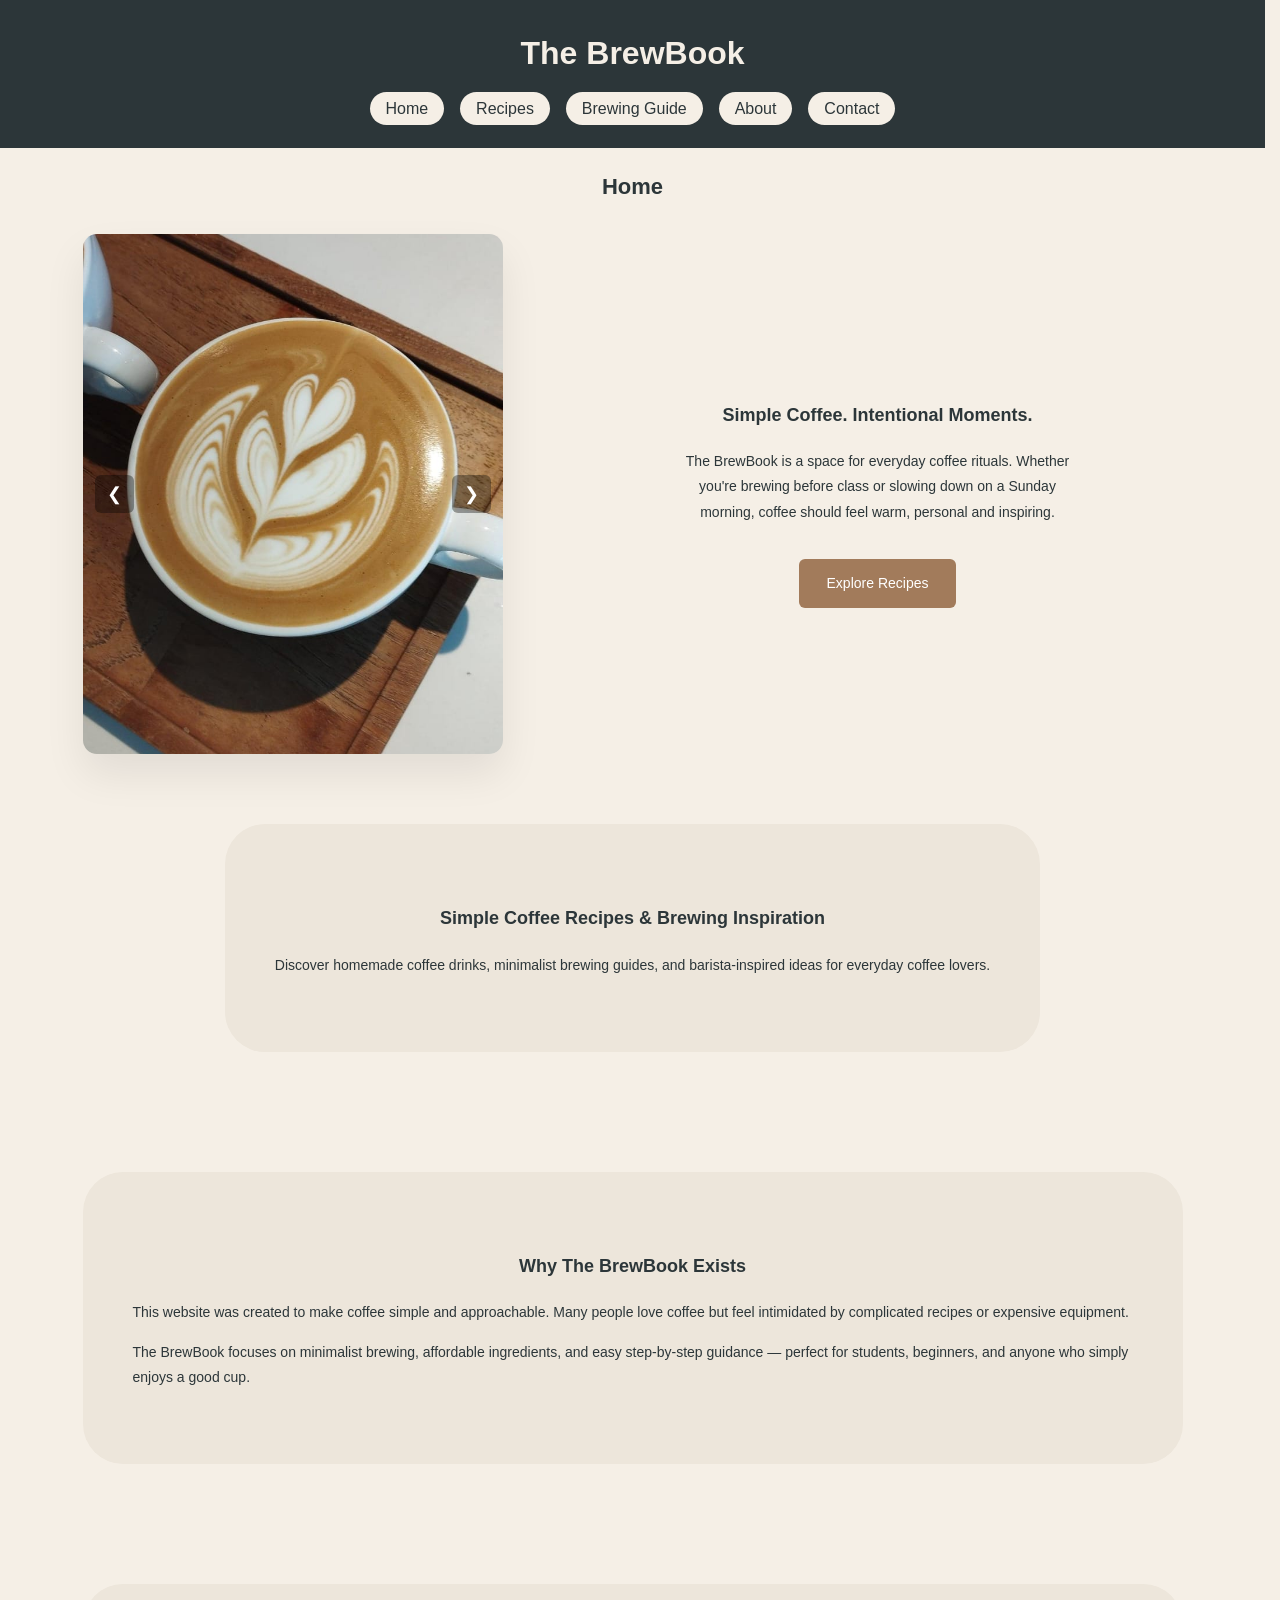
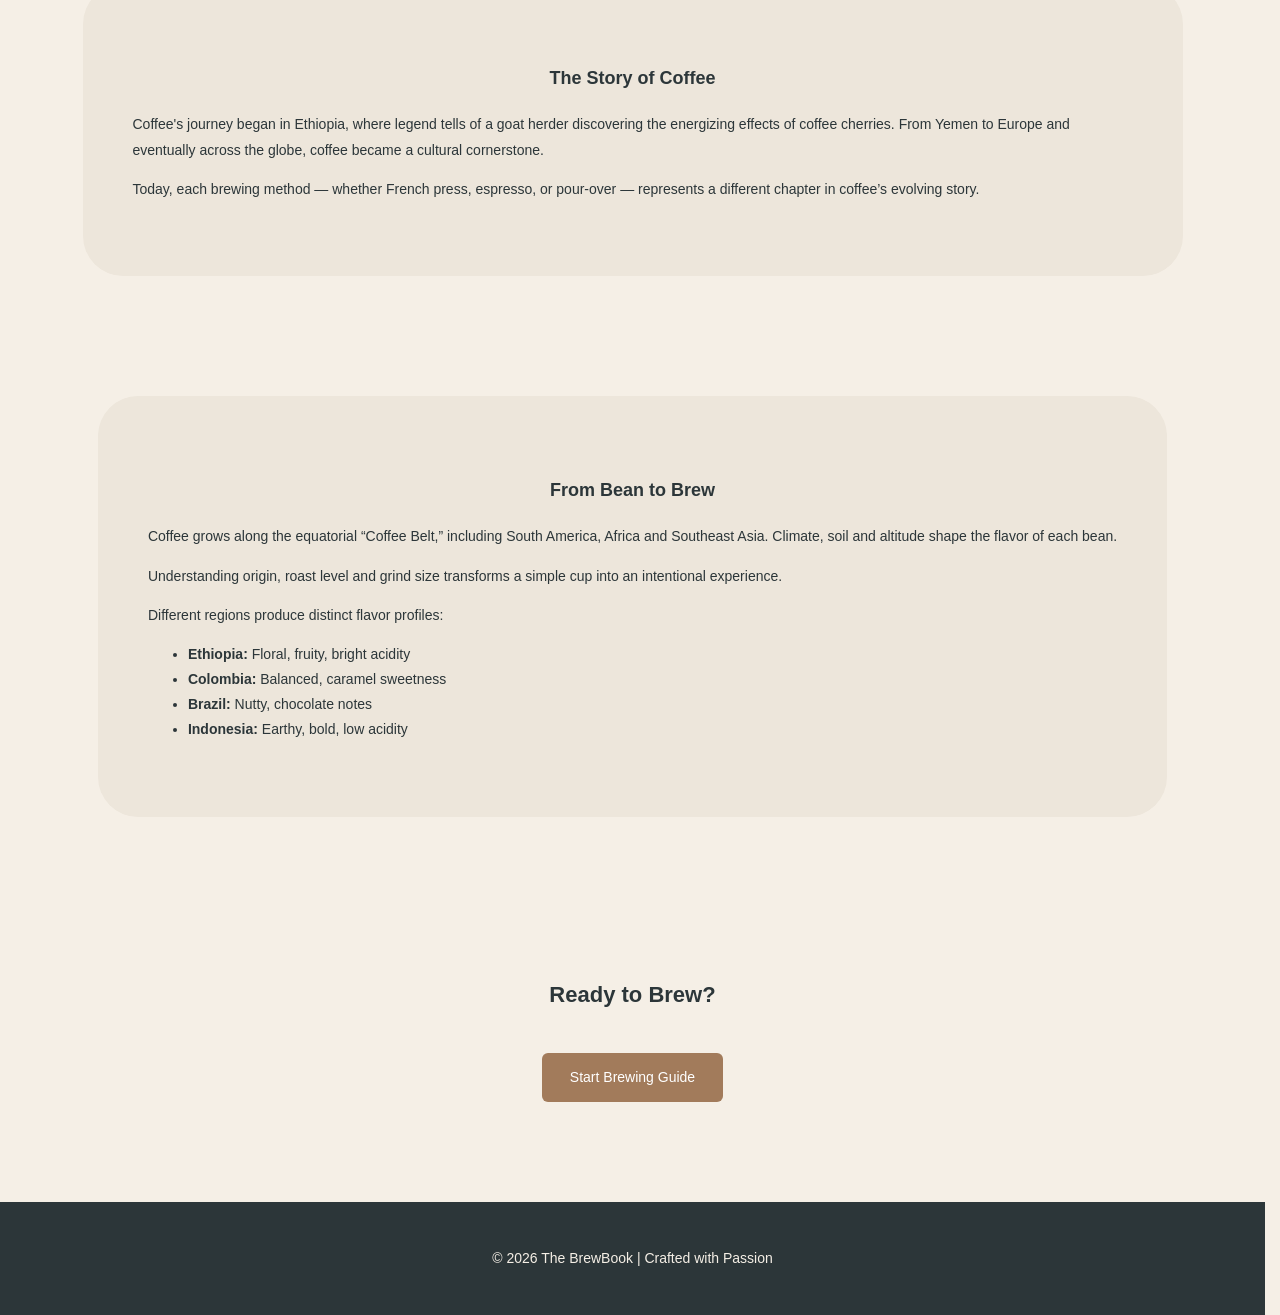
<file: index.html>
<!DOCTYPE html>
<html lang="en">

<head>
    <meta charset="UTF-8">
    <title>The BrewBook</title>
    <meta name="description"
        content="The BrewBook shares easy coffee recipes for beginners, brewing guides and homemade latte tips for everyday coffee lovers.">
    <meta name="keywords"
        content="easy coffee recipes for beginners, homemade coffee, coffee brewing guide, coffee brewing tips">
    <meta name="viewport" content="width=device-width, initial-scale=1.0">
    <link rel="stylesheet" href="style.css">
</head>

<!-- Google tag (gtag.js) -->
<script async src="https://www.googletagmanager.com/gtag/js?id=G-664C1SBMFN"></script>
<script>
    window.dataLayer = window.dataLayer || [];
    function gtag() { dataLayer.push(arguments); }
    gtag('js', new Date());

    gtag('config', 'G-664C1SBMFN');
</script>

<body>
    <header>
        <div class="header-inner">
            <h1>The BrewBook</h1>
            <nav>
                <a href="index.html">Home</a>
                <a href="recipes.html">Recipes</a>
                <a href="brewing.html">Brewing Guide</a>
                <a href="about.html">About</a>
                <a href="contact.html">Contact</a>
            </nav>
        </div>
    </header>

    <div class="hamburger" id="hamburger">
        &#9776;
    </div>

    <div class="sidebar" id="sidebar">
        <a href="index.html">Home</a>
        <a href="recipes.html">Recipes</a>
        <a href="brewing.html">Brewing Guide</a>
        <a href="about.html">About</a>
        <a href="contact.html">Contact</a>
    </div>

    <h2>Home</h2>

    <section class="hero-wrapper">
        <div class="hero-container">
            <div class="hero-carousel">
                <button class="arrow left">&#10094;</button>

                <div class="carousel-track">
                    <div class="slide active">
                        <img src="images/home/coffee_home_latte_tulip.jpg" alt="Latte art tulip design" loading="lazy">
                    </div>
                    <div class="slide">
                        <img src="images/home/coffee_home_pour_over.jpg" alt="Pour over coffee" loading="lazy">
                    </div>
                    <div class="slide">
                        <img src="images/home/coffee_home_rabbit.jpg" alt="Latte rabbit art" loading="lazy">
                    </div>
                    <div class="slide">
                        <img src="images/home/coffee_home_machine.jpg" alt="Coffee machine" loading="lazy">
                    </div>
                    <div class="slide">
                        <img src="images/home/coffee_home_portafilter.jpg" alt="Portafilter" loading="lazy">
                    </div>
                    <div class="slide">
                        <img src="images/home/coffee_home_goat.jpg" alt="Latte art goat" loading="lazy">
                    </div>
                    <div class="slide">
                        <img src="images/home/coffee_home_pour_latte.jpg" alt="Pour latte" loading="lazy">
                    </div>
                    <div class="slide">
                        <img src="images/home/coffee_home_dripper.jpg" alt="Pour over clever dripper coffee"
                            loading="lazy">
                    </div>
                    <div class="slide">
                        <img src="images/home/coffee_home_machine_dark.jpg" alt="Coffee machine" loading="lazy">
                    </div>
                    <div class="slide">
                        <img src="images/home/coffee_home_dino.jpg" alt="Dinosaur latte art design" loading="lazy">
                    </div>
                    <div class="slide">
                        <img src="images/home/coffee_home_extract.jpg" alt="Extract espresso" loading="lazy">
                    </div>
                    <div class="slide">
                        <img src="images/home/coffee_home_wing.jpg" alt="Wing based latte art design" loading="lazy">
                    </div>
                    <div class="slide">
                        <img src="images/home/coffee_home_sun_shine.jpg" alt="Sun shined coffee machine" loading="lazy">
                    </div>
                    <div class="slide">
                        <img src="images/home/coffee_home_swan.jpg" alt="Swan latte art design" loading="lazy">
                    </div>
                    <div class="slide">
                        <img src="images/home/coffee_home_art.jpg" alt="Coffee art" loading="lazy">
                    </div>
                </div>

                <button class="arrow right">&#10095;</button>
            </div>
            <div class="hero-text">
                <h3>Simple Coffee. Intentional Moments.</h3>
                <p>
                    The BrewBook is a space for everyday coffee rituals.
                    Whether you're brewing before class or slowing down on a Sunday morning,
                    coffee should feel warm, personal and inspiring.
                </p>
                <a href="recipes.html" class="button">Explore Recipes</a>
            </div>

        </div>

    </section>

    <section class="section light reveal">
        <h3>Simple Coffee Recipes & Brewing Inspiration</h3>
        <p>
            Discover homemade coffee drinks, minimalist brewing guides,
            and barista-inspired ideas for everyday coffee lovers.
        </p>
    </section>

    <section class="section light reveal">
        <h3>Why The BrewBook Exists</h3>
        <p>
            This website was created to make coffee simple and approachable.
            Many people love coffee but feel intimidated by complicated recipes
            or expensive equipment.
        </p>
        <p>
            The BrewBook focuses on minimalist brewing, affordable ingredients,
            and easy step-by-step guidance — perfect for students, beginners,
            and anyone who simply enjoys a good cup.
        </p>
    </section>

    <section class="section light reveal">
        <h3>The Story of Coffee</h3>
        <p>
            Coffee's journey began in Ethiopia, where legend tells of a goat herder
            discovering the energizing effects of coffee cherries.
            From Yemen to Europe and eventually across the globe,
            coffee became a cultural cornerstone.
        </p>
        <p>
            Today, each brewing method — whether French press, espresso, or pour-over —
            represents a different chapter in coffee’s evolving story.
        </p>
    </section>

    <section class="section light reveal">
        <h3>From Bean to Brew</h3>
        <p>
            Coffee grows along the equatorial “Coffee Belt,” including
            South America, Africa and Southeast Asia.
            Climate, soil and altitude shape the flavor of each bean.
        </p>
        <p>
            Understanding origin, roast level and grind size transforms
            a simple cup into an intentional experience.
        </p>
        <p>
            Different regions produce distinct flavor profiles:
        </p>
        <ul>
            <li><strong>Ethiopia:</strong> Floral, fruity, bright acidity</li>
            <li><strong>Colombia:</strong> Balanced, caramel sweetness</li>
            <li><strong>Brazil:</strong> Nutty, chocolate notes</li>
            <li><strong>Indonesia:</strong> Earthy, bold, low acidity</li>
        </ul>
    </section>

    <section class="section center reveal">
        <h2>Ready to Brew?</h2>
        <a href="brewing.html" class="button">Start Brewing Guide</a>
    </section>

    <footer>
        <p>© 2026 The BrewBook | Crafted with Passion</p>
    </footer>


    <script>
        // Scroll Reveal
        const reveals = document.querySelectorAll(".reveal");

        window.addEventListener("scroll", () => {
            reveals.forEach(el => {
                const windowHeight = window.innerHeight;
                const elementTop = el.getBoundingClientRect().top;

                if (elementTop < windowHeight - 100) {
                    el.classList.add("active");
                }
            });
        });

        // Carousel / Slider
        const slides = document.querySelectorAll(".slide");
        const nextBtn = document.querySelector(".right");
        const prevBtn = document.querySelector(".left");

        let currentSlide = 0;

        function showSlide(index) {
            slides.forEach(slide => slide.classList.remove("active"));
            slides[index].classList.add("active");
        }

        // Manual controls
        nextBtn.addEventListener("click", () => {
            currentSlide = (currentSlide + 1) % slides.length;
            showSlide(currentSlide);
        });

        prevBtn.addEventListener("click", () => {
            currentSlide = (currentSlide - 1 + slides.length) % slides.length;
            showSlide(currentSlide);
        });

        // Auto slide every 4 seconds
        setInterval(() => {
            currentSlide = (currentSlide + 1) % slides.length;
            showSlide(currentSlide);
        }, 4000);

        const reveal = document.querySelectorAll(".reveal");

        window.addEventListener("scroll", () => {
            reveal.forEach(el => {
                const elementTop = el.getBoundingClientRect().top;
                const windowHeight = window.innerHeight;

                // trigger when element is 100px into the viewport
                if (elementTop < windowHeight - 100) {
                    el.classList.add("active");
                }
            });
        });

        const hamburger = document.getElementById('hamburger');
        const sidebar = document.getElementById('sidebar');

        hamburger.addEventListener('click', () => {
            const isOpen = sidebar.style.width === '250px';

            if (isOpen) {
                sidebar.style.width = '0';
                document.body.classList.remove('menu-open');
            } else {
                sidebar.style.width = '250px';
                document.body.classList.add('menu-open');
            }
        });

        // Function to check background
        function updateHamburgerColor() {
            const scrollY = window.scrollY;

            // Example: change color after scrolling past 100px
            if (scrollY > 100) {
                hamburger.classList.add('dark'); // dark color on light background
            } else {
                hamburger.classList.remove('dark'); // white on top (dark header)
            }
        }

        // Run on scroll
        window.addEventListener('scroll', updateHamburgerColor);

        // Run on load in case user reloads mid-page
        updateHamburgerColor();
    </script>

</body>

</html>
</file>
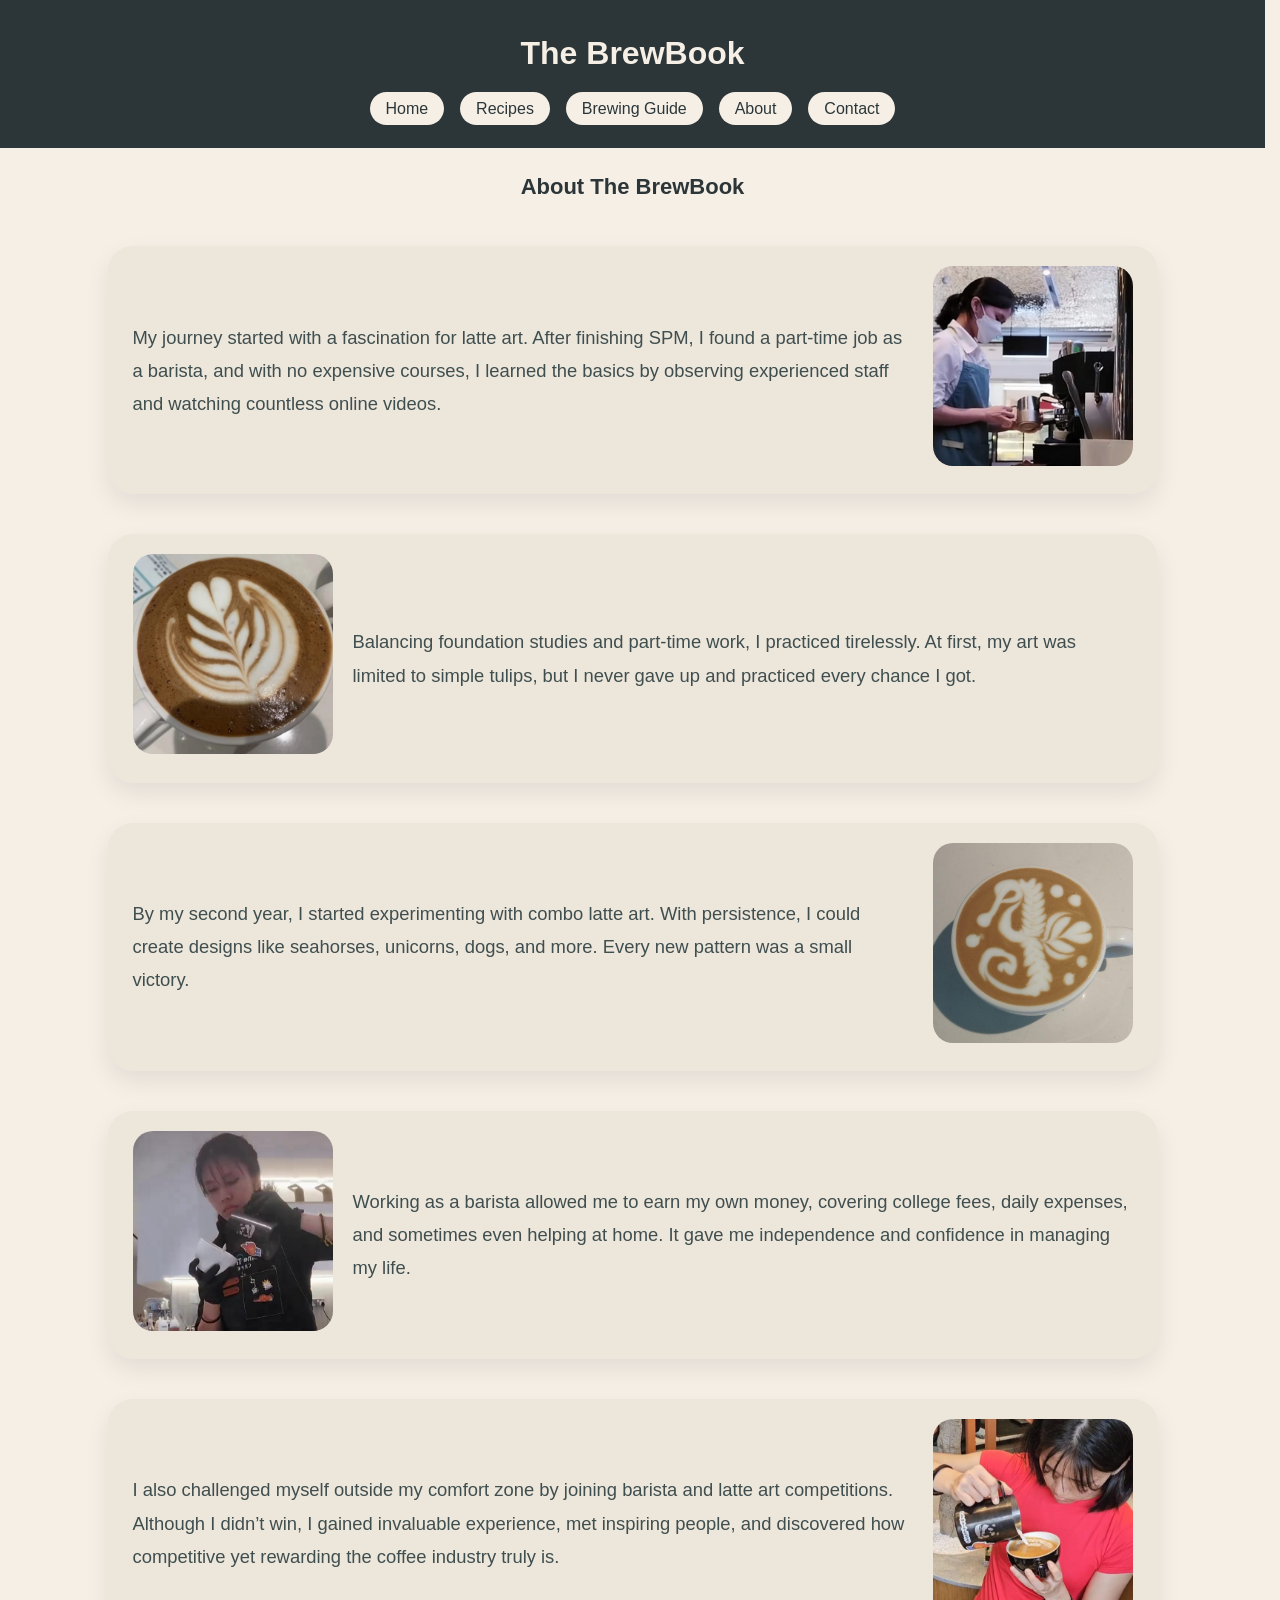
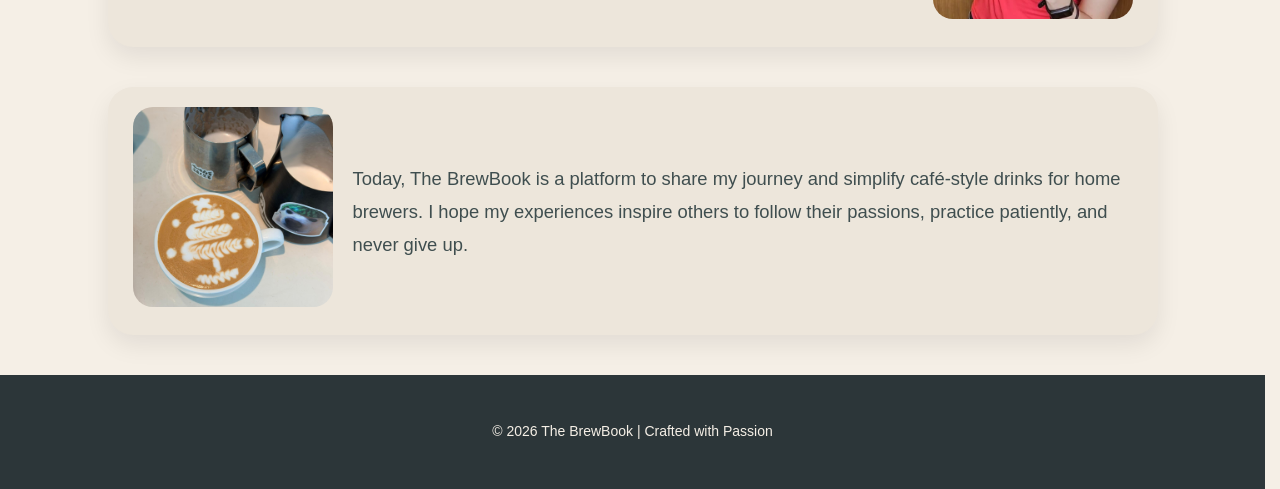
<file: about.html>
<!DOCTYPE html>
<html lang="en">

<head>
    <meta charset="UTF-8">
    <title>About | The BrewBook</title>
    <meta name="description"
        content="Discover the story behind The BrewBook and the pass    ion for coffee inspired by barista experience.">
    <meta name="keywords"
        content="about the brewbook, barista experience, coffee passion story, barista journey, latte art journey, part time barista full time student">
    <meta name="viewport" content="width=device-width, initial-scale=1.0">
    <link rel="stylesheet" href="style.css">
</head>

<!-- Google tag (gtag.js) -->
<script async src="https://www.googletagmanager.com/gtag/js?id=G-664C1SBMFN"></script>
<script>
    window.dataLayer = window.dataLayer || [];
    function gtag() { dataLayer.push(arguments); }
    gtag('js', new Date());

    gtag('config', 'G-664C1SBMFN');
</script>

<body>

    <header>
        <div class="header-inner">
            <h1>The BrewBook</h1>

            <nav>
                <a href="index.html">Home</a>
                <a href="recipes.html">Recipes</a>
                <a href="brewing.html">Brewing Guide</a>
                <a href="about.html">About</a>
                <a href="contact.html">Contact</a>
            </nav>
        </div>
    </header>

    <div class="hamburger" id="hamburger">
        &#9776;
    </div>

    <div class="sidebar" id="sidebar">
        <a href="index.html">Home</a>
        <a href="recipes.html">Recipes</a>
        <a href="brewing.html">Brewing Guide</a>
        <a href="about.html">About</a>
        <a href="contact.html">Contact</a>
    </div>

    <section>
        <h2>About The BrewBook</h2>

        <div class="short-card flex-card reverse">
            <div class="card-image">
                <img src="images/about/coffee_about_work1.jpg" alt="Beginner barista" loading="lazy">
            </div>
            <div class="card-text">
                <p>
                    My journey started with a fascination for latte art. After finishing SPM, I found a part-time job
                    as a barista, and with no expensive courses, I learned the basics by observing experienced staff
                    and watching countless online videos.
                </p>
            </div>
        </div>

        <div class="short-card flex-card">
            <div class="card-image">
                <img src="images/about/coffee_about_tulip.jpg" alt="Latte art tulip" loading="lazy">
            </div>
            <div class="card-text">
                <p>
                    Balancing foundation studies and part-time work, I practiced tirelessly. At first, my art was
                    limited to simple tulips, but I never gave up and practiced every chance I got.
                </p>
            </div>
        </div>

        <div class="short-card flex-card reverse">
            <div class="card-image">
                <img src="images/about/coffee_about_seahorse.jpg" alt="Latte art seahorse" loading="lazy">
            </div>
            <div class="card-text">
                <p>
                    By my second year, I started experimenting with combo latte art. With persistence, I could create
                    designs like seahorses, unicorns, dogs, and more. Every new pattern was a small victory.
                </p>
            </div>
        </div>

        <div class="short-card flex-card">
            <div class="card-image reveal">
                <img src="images/about/coffee_about_work2.jpg" alt="Barista at work" loading="lazy">
            </div>
            <div class="card-text">
                <p>
                    Working as a barista allowed me to earn my own money, covering college fees, daily expenses, and
                    sometimes even helping at home. It gave me independence and confidence in managing my life.
                </p>
            </div>
        </div>

        <div class="short-card flex-card reverse">
            <div class="card-image reveal">
                <img src="images/about/coffee_about_comp.jpg" alt="Latte art competition" loading="lazy">
            </div>
            <div class="card-text">
                <p>
                    I also challenged myself outside my comfort zone by joining barista and latte art competitions.
                    Although I didn’t win, I gained invaluable experience, met inspiring people, and discovered how
                    competitive yet rewarding the coffee industry truly is.
                </p>
            </div>
        </div>

        <div class="short-card flex-card">
            <div class="card-image reveal">
                <img src="images/about/coffee_about_christmas.jpg" alt="Christmas latte art" loading="lazy">
            </div>
            <div class="card-text">
                <p>
                    Today, The BrewBook is a platform to share my journey and simplify café-style drinks for
                    home brewers. I hope my experiences inspire others to follow their passions, practice patiently,
                    and never give up.
                </p>
            </div>
        </div>

    </section>

    <footer>
        <p>© 2026 The BrewBook | Crafted with Passion</p>
    </footer>

    <script>
        // Scroll reveal
        const reveal = document.querySelectorAll(".reveal");

        window.addEventListener("scroll", () => {
            reveal.forEach(el => {
                const windowHeight = window.innerHeight;
                const elementTop = el.getBoundingClientRect().top;

                // Change the "-100" to adjust how early it appears
                if (elementTop < windowHeight - 100) {
                    el.classList.add("active");
                }
            });
        });

        const hamburger = document.getElementById('hamburger');
        const sidebar = document.getElementById('sidebar');

        hamburger.addEventListener('click', () => {
            const isOpen = sidebar.style.width === '250px';

            if (isOpen) {
                sidebar.style.width = '0';
                document.body.classList.remove('menu-open');
            } else {
                sidebar.style.width = '250px';
                document.body.classList.add('menu-open');
            }
        });

        // Function to check background
        function updateHamburgerColor() {
            const scrollY = window.scrollY;

            // Example: change color after scrolling past 100px
            if (scrollY > 100) {
                hamburger.classList.add('dark'); // dark color on light background
            } else {
                hamburger.classList.remove('dark'); // white on top (dark header)
            }
        }

        // Run on scroll
        window.addEventListener('scroll', updateHamburgerColor);

        // Run on load in case user reloads mid-page
        updateHamburgerColor();
    </script>

</body>

</html>
</file>
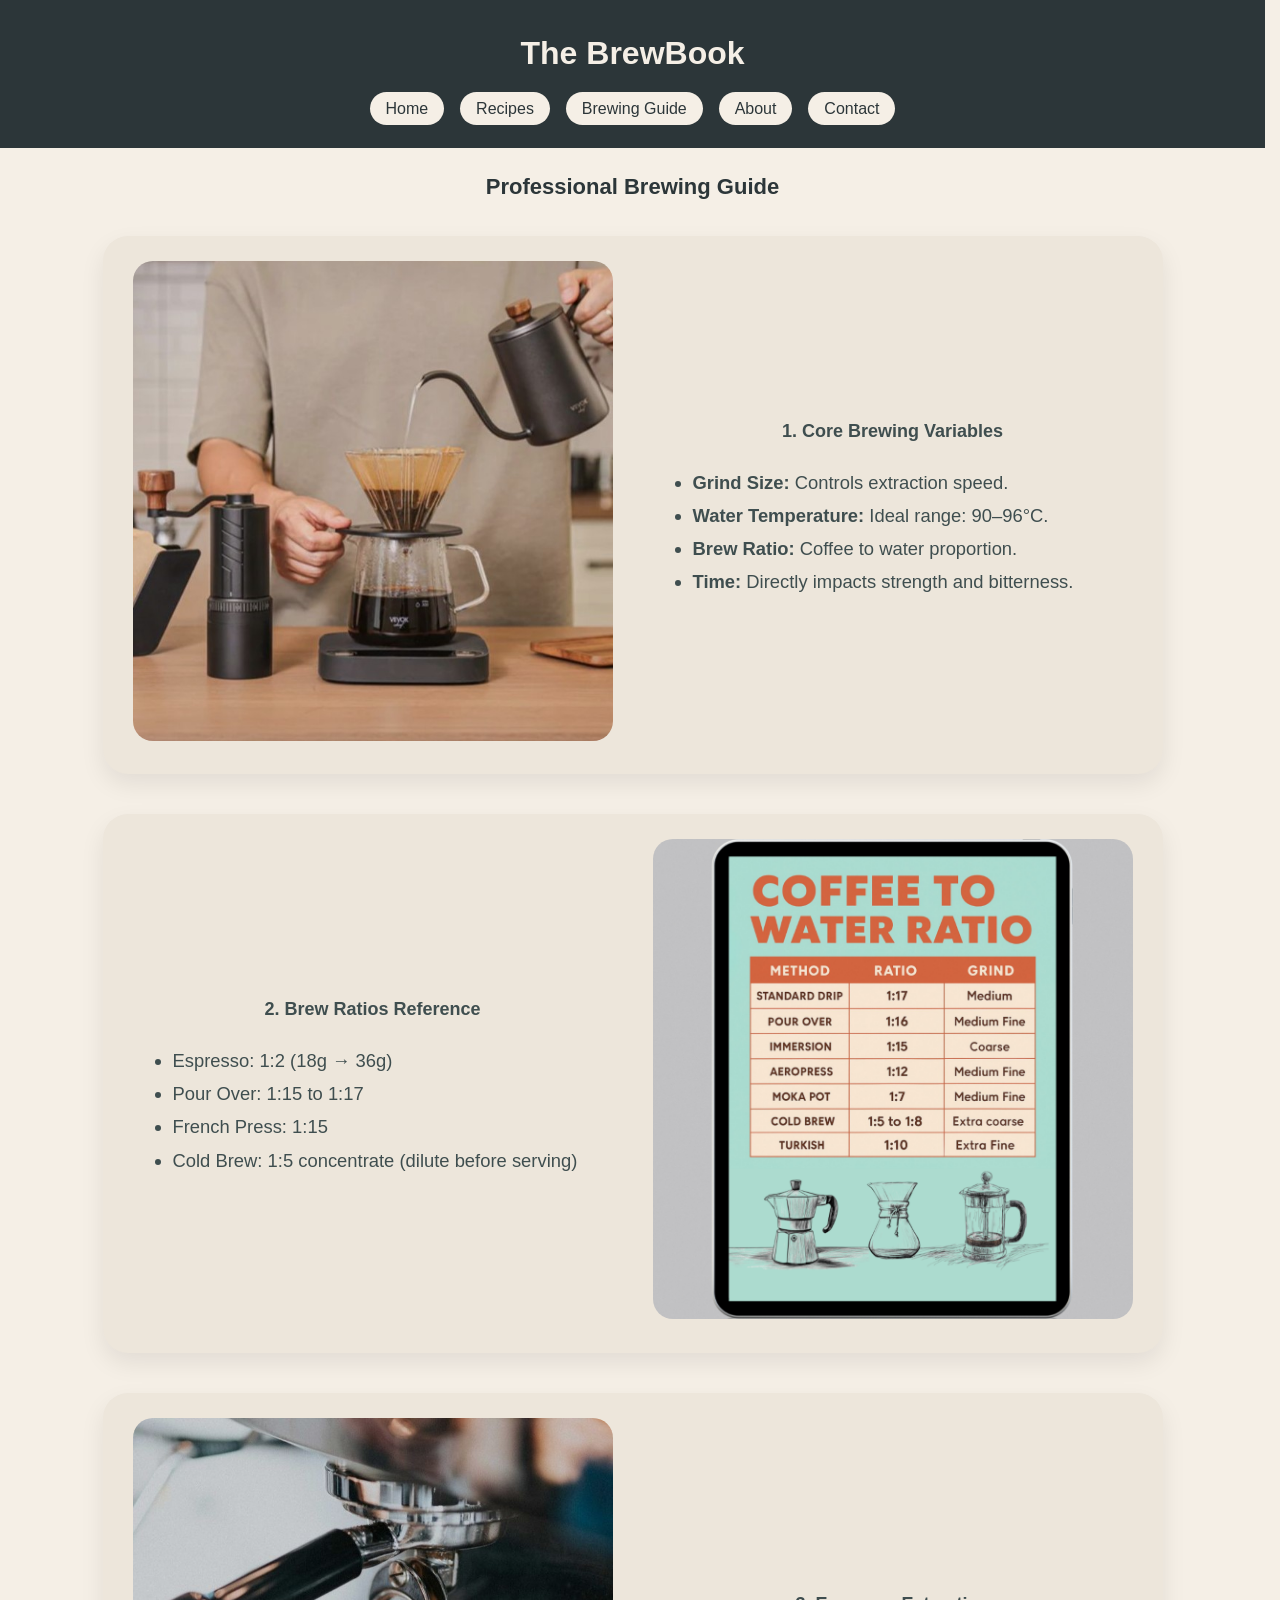
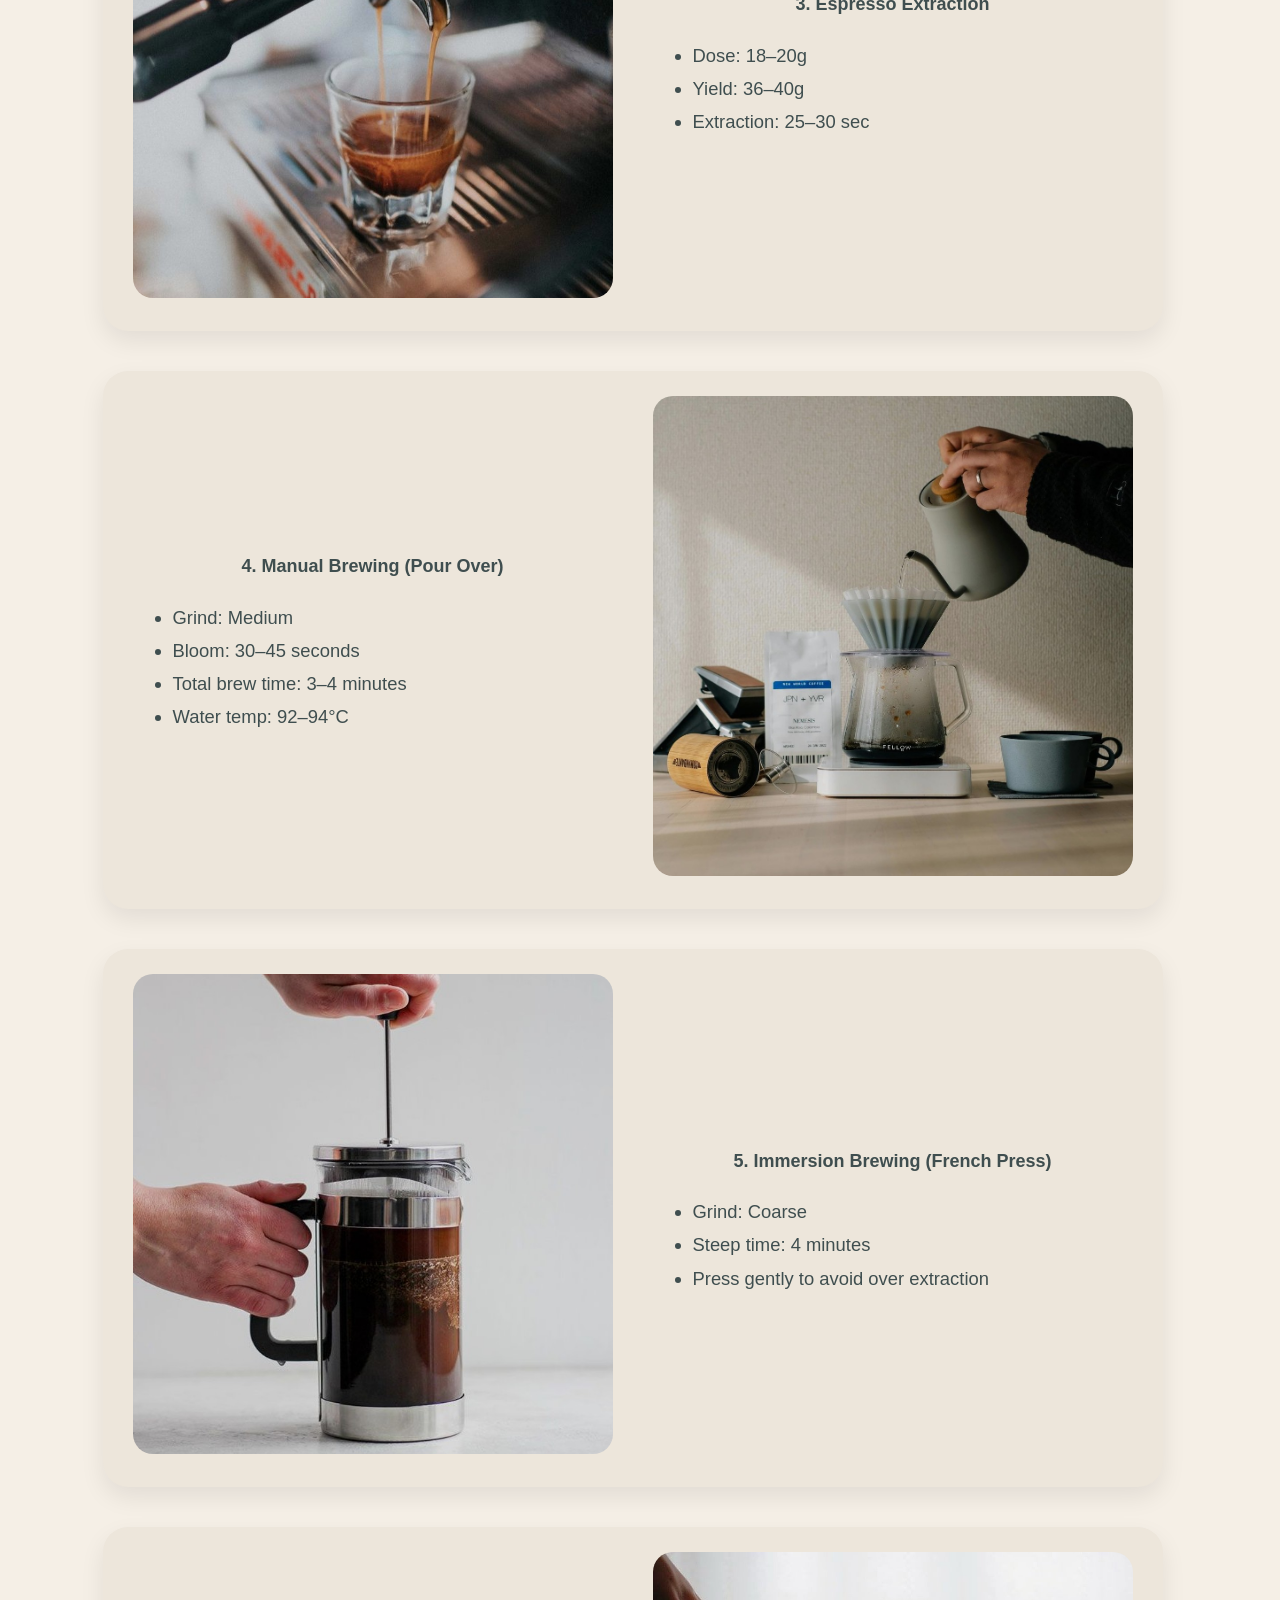
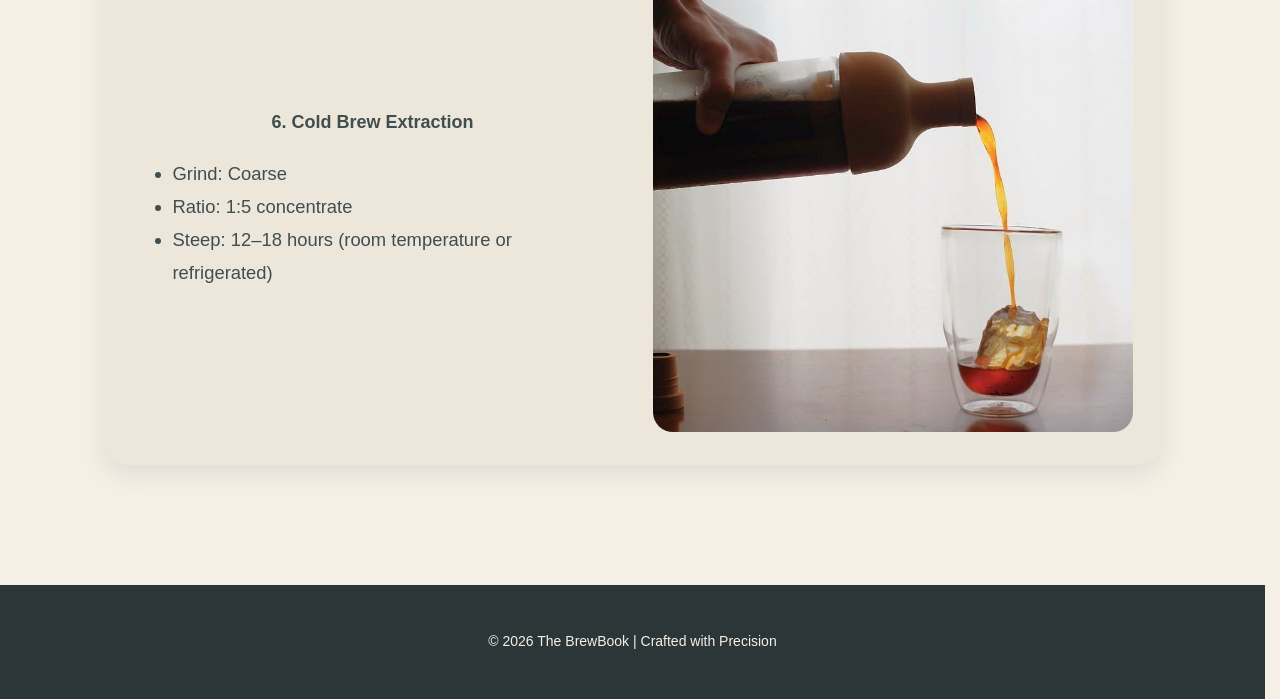
<file: brewing.html>
<!DOCTYPE html>
<html lang="en">

<head>
    <meta charset="UTF-8">
    <title>Professional Brewing Guide | The BrewBook</title>
    <meta name="description"
        content="Professional coffee brewing guide covering extraction principles, ratios, grind size, and brewing methods.">
    <meta name="keywords"
        content="how to brew coffee at home, best coffee brewing methods, coffee brewing guide, espresso extraction, pour over brewing, french press brewing, cold brew extraction, coffee brewing tips, coffee brewing for beginners">
    <meta name="viewport" content="width=device-width, initial-scale=1.0">
    <link rel="stylesheet" href="style.css">
</head>

<!-- Google tag (gtag.js) -->
<script async src="https://www.googletagmanager.com/gtag/js?id=G-664C1SBMFN"></script>
<script>
    window.dataLayer = window.dataLayer || [];
    function gtag() { dataLayer.push(arguments); }
    gtag('js', new Date());

    gtag('config', 'G-664C1SBMFN');
</script>

<body>

    <header>
        <div class="header-inner">
            <h1>The BrewBook</h1>
            <nav>
                <a href="index.html">Home</a>
                <a href="recipes.html">Recipes</a>
                <a href="brewing.html">Brewing Guide</a>
                <a href="about.html">About</a>
                <a href="contact.html">Contact</a>
            </nav>
        </div>
    </header>

    <div class="hamburger" id="hamburger">
        &#9776;
    </div>

    <div class="sidebar" id="sidebar">
        <a href="index.html">Home</a>
        <a href="recipes.html">Recipes</a>
        <a href="brewing.html">Brewing Guide</a>
        <a href="about.html">About</a>
        <a href="contact.html">Contact</a>
    </div>

    <section class="brewing-section">

        <h2>Professional Brewing Guide</h2>

        <div class="brew-card-row">
            <div class="brew-card">
                <div class="brew-image">
                    <img src="images/brew/coffee_brew_core.jpg" alt="Core Brewing Variables" loading="lazy">
                </div>
                <div class="brew-text">
                    <h3>1. Core Brewing Variables</h3>
                    <ul>
                        <li><strong>Grind Size:</strong> Controls extraction speed.</li>
                        <li><strong>Water Temperature:</strong> Ideal range: 90–96°C.</li>
                        <li><strong>Brew Ratio:</strong> Coffee to water proportion.</li>
                        <li><strong>Time:</strong> Directly impacts strength and bitterness.</li>
                    </ul>
                </div>
            </div>
        </div>

        <div class="brew-card-row reveal">
            <div class="brew-card reverse">
                <div class="brew-image">
                    <img src="images/brew/coffee_brew_ratio.png" alt="Brew Ratios Guide" loading="lazy">
                </div>
                <div class="brew-text">
                    <h3>2. Brew Ratios Reference</h3>
                    <ul>
                        <li>Espresso: 1:2 (18g → 36g)</li>
                        <li>Pour Over: 1:15 to 1:17</li>
                        <li>French Press: 1:15</li>
                        <li>Cold Brew: 1:5 concentrate (dilute before serving)</li>
                    </ul>
                </div>
            </div>
        </div>

        <div class="brew-card-row reveal">
            <div class="brew-card">
                <div class="brew-image">
                    <img src="images/brew/coffee_brew_espresso_extract.jpg" alt="Espresso Shot" loading="lazy">
                </div>
                <div class="brew-text">
                    <h3>3. Espresso Extraction</h3>
                    <ul>
                        <li>Dose: 18–20g</li>
                        <li>Yield: 36–40g</li>
                        <li>Extraction: 25–30 sec</li>
                    </ul>
                </div>
            </div>
        </div>

        <div class="brew-card-row reveal">
            <div class="brew-card reverse">
                <div class="brew-image">
                    <img src="images/brew/coffee_brew_pour_over.jpg" alt="Pour Over Brewing" loading="lazy">
                </div>
                <div class="brew-text">
                    <h3>4. Manual Brewing (Pour Over)</h3>
                    <ul>
                        <li>Grind: Medium</li>
                        <li>Bloom: 30–45 seconds</li>
                        <li>Total brew time: 3–4 minutes</li>
                        <li>Water temp: 92–94°C</li>
                    </ul>
                </div>
            </div>
        </div>

        <div class="brew-card-row reveal">
            <div class="brew-card">
                <div class="brew-image">
                    <img src="images/brew/coffee_brew_french_press.jpg" alt="French Press Brewing" loading="lazy">
                </div>
                <div class="brew-text">
                    <h3>5. Immersion Brewing (French Press)</h3>
                    <ul>
                        <li>Grind: Coarse</li>
                        <li>Steep time: 4 minutes</li>
                        <li>Press gently to avoid over extraction</li>
                    </ul>
                </div>
            </div>
        </div>

        <div class="brew-card-row reveal">
            <div class="brew-card reverse">
                <div class="brew-image">
                    <img src="images/brew/coffee_brew_coldbrew.jpg" alt="Cold Brew Coffee" loading="lazy">
                </div>
                <div class="brew-text">
                    <h3>6. Cold Brew Extraction</h3>
                    <ul>
                        <li>Grind: Coarse</li>
                        <li>Ratio: 1:5 concentrate</li>
                        <li>Steep: 12–18 hours (room temperature or refrigerated)</li>
                    </ul>
                </div>
            </div>
        </div>

    </section>

    <footer>
        <p>© 2026 The BrewBook | Crafted with Precision</p>
    </footer>

    <script>
        // Scroll reveal
        const reveal = document.querySelectorAll(".reveal");

        window.addEventListener("scroll", () => {
            reveal.forEach(el => {
                const windowHeight = window.innerHeight;
                const elementTop = el.getBoundingClientRect().top;

                // Change the "-100" to adjust how early it appears
                if (elementTop < windowHeight - 100) {
                    el.classList.add("active");
                }
            });
        });

        const hamburger = document.getElementById('hamburger');
        const sidebar = document.getElementById('sidebar');

        hamburger.addEventListener('click', () => {
            const isOpen = sidebar.style.width === '250px';

            if (isOpen) {
                sidebar.style.width = '0';
                document.body.classList.remove('menu-open');
            } else {
                sidebar.style.width = '250px';
                document.body.classList.add('menu-open');
            }
        });

        // Function to check background
        function updateHamburgerColor() {
            const scrollY = window.scrollY;

            // Example: change color after scrolling past 100px
            if (scrollY > 100) {
                hamburger.classList.add('dark'); // dark color on light background
            } else {
                hamburger.classList.remove('dark'); // white on top (dark header)
            }
        }

        // Run on scroll
        window.addEventListener('scroll', updateHamburgerColor);

        // Run on load in case user reloads mid-page
        updateHamburgerColor();
    </script>

</body>

</html>
</file>
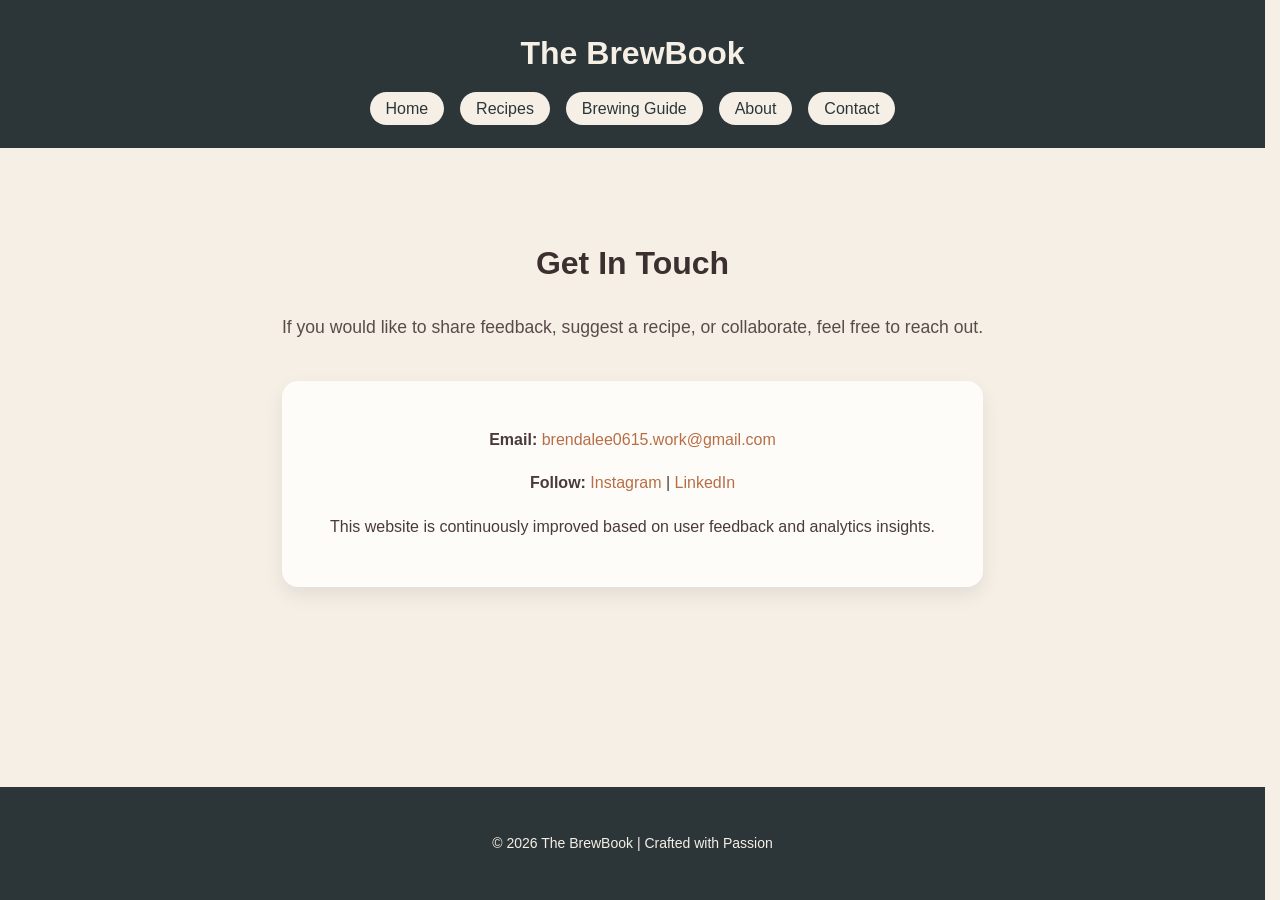
<file: contact.html>
<!DOCTYPE html>
<html lang="en">

<head>
    <meta charset="UTF-8">
    <title>Contact | The BrewBook</title>
    <meta name="description" content="Contact The Brew Notebook for collaboration, feedback or coffee discussions.">
    <meta name="keywords" content="contact coffee blog, coffee collaboration, brewing feedback">
    <meta name="viewport" content="width=device-width, initial-scale=1.0">
    <link rel="stylesheet" href="style.css">
</head>

<!-- Google tag (gtag.js) -->
<script async src="https://www.googletagmanager.com/gtag/js?id=G-664C1SBMFN"></script>
<script>
    window.dataLayer = window.dataLayer || [];
    function gtag() { dataLayer.push(arguments); }
    gtag('js', new Date());

    gtag('config', 'G-664C1SBMFN');
</script>

<body>

    <header>
        <div class="header-inner">
            <h1>The BrewBook</h1>

            <nav>
                <a href="index.html">Home</a>
                <a href="recipes.html">Recipes</a>
                <a href="brewing.html">Brewing Guide</a>
                <a href="about.html">About</a>
                <a href="contact.html">Contact</a>
            </nav>
        </div>
    </header>

    <div class="hamburger" id="hamburger">
        &#9776;
    </div>

    <div class="sidebar" id="sidebar">
        <a href="index.html">Home</a>
        <a href="recipes.html">Recipes</a>
        <a href="brewing.html">Brewing Guide</a>
        <a href="about.html">About</a>
        <a href="contact.html">Contact</a>
    </div>

    <section class="contact-section">
        <h2>Get In Touch</h2>
        <p class="contact-intro">
            If you would like to share feedback, suggest a recipe, or collaborate, feel free to reach out.
        </p>

        <div class="contact-card">
            <p><strong>Email:</strong> <a href="mailto:brendalee0615.work@gmail.com">brendalee0615.work@gmail.com</a>
            </p>
            <p><strong>Follow:</strong>
                <a href="https://www.instagram.com/bren.make.coffee?igsh=ODQ4bjF2OG02dThs" target="_blank">Instagram</a>
                |
                <a href="https://www.linkedin.com/in/brenda-lee-pui-yuen-a84513371/" target="_blank">LinkedIn</a>
            </p>
            <p>This website is continuously improved based on user feedback and analytics insights.</p>
        </div>
    </section>

    <footer>
        <p>© 2026 The BrewBook | Crafted with Passion</p>
    </footer>

    <script>
        const hamburger = document.getElementById('hamburger');
        const sidebar = document.getElementById('sidebar');

        hamburger.addEventListener('click', () => {
            const isOpen = sidebar.style.width === '250px';

            if (isOpen) {
                sidebar.style.width = '0';
                document.body.classList.remove('menu-open');
            } else {
                sidebar.style.width = '250px';
                document.body.classList.add('menu-open');
            }
        });

        // Function to check background
        function updateHamburgerColor() {
            const scrollY = window.scrollY;

            // Example: change color after scrolling past 100px
            if (scrollY > 100) {
                hamburger.classList.add('dark'); // dark color on light background
            } else {
                hamburger.classList.remove('dark'); // white on top (dark header)
            }
        }

        // Run on scroll
        window.addEventListener('scroll', updateHamburgerColor);

        // Run on load in case user reloads mid-page
        updateHamburgerColor();
    </script>

</body>

</html>
</file>
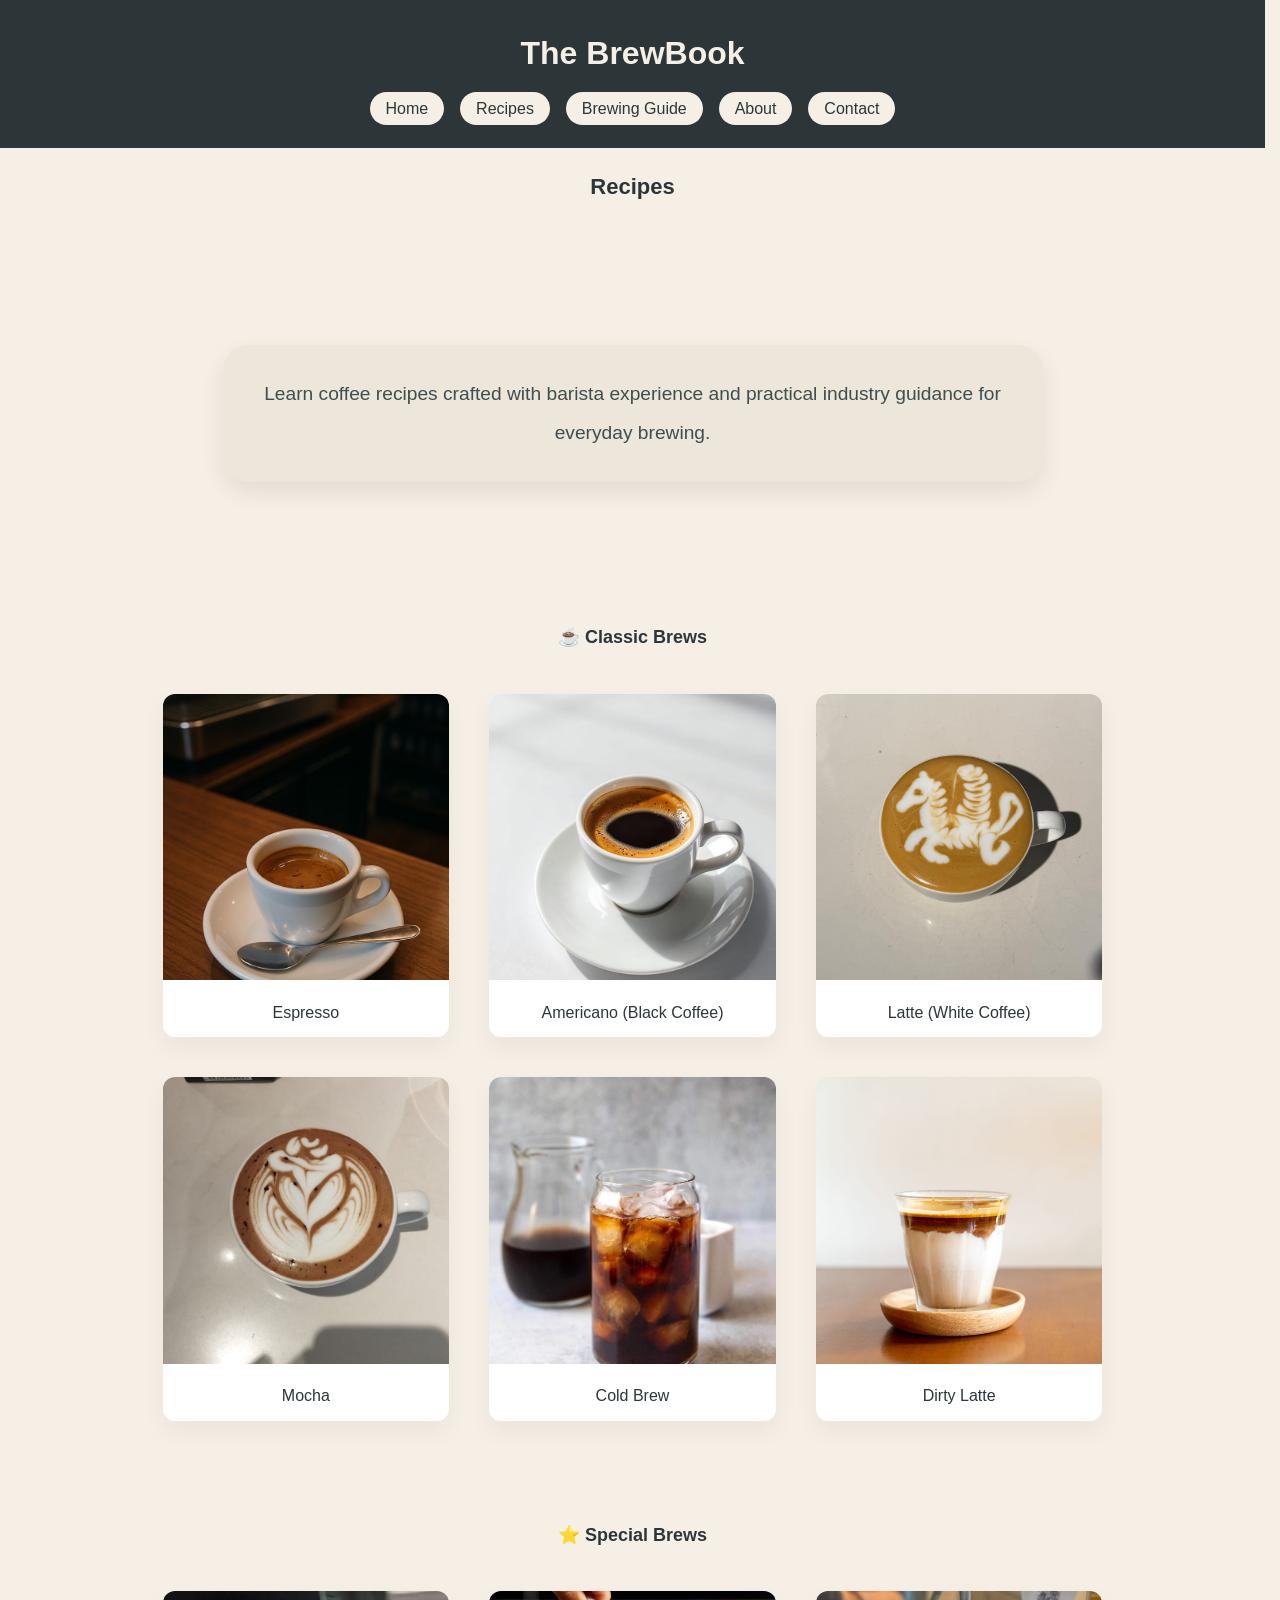
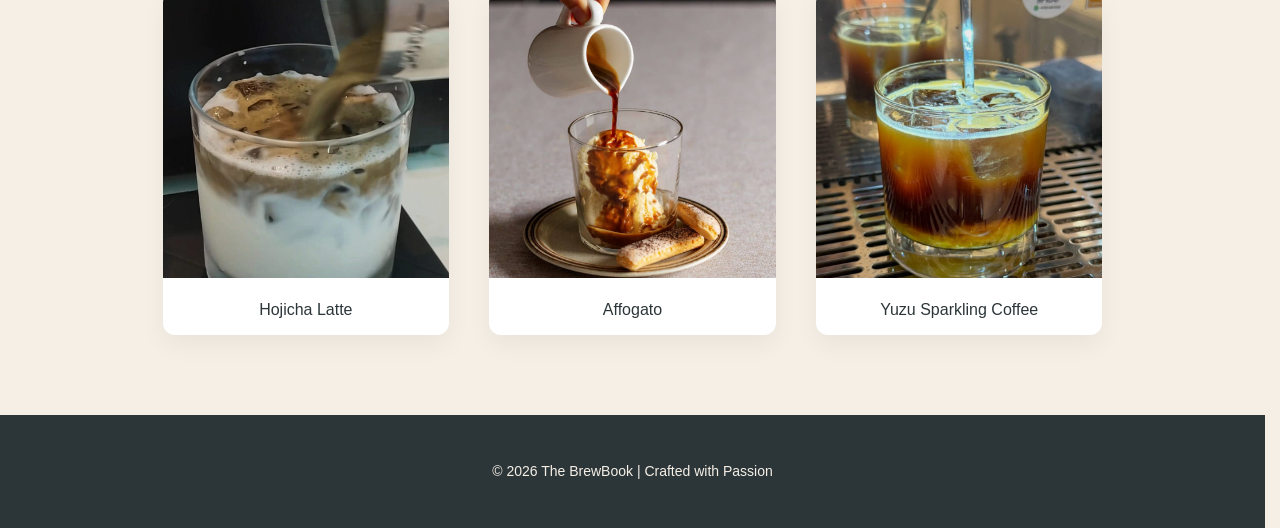
<file: recipes.html>
<!DOCTYPE html>
<html lang="en">

<head>
    <meta charset="UTF-8">
    <title>Easy Coffee Recipes for Beginners | The BrewBook</title>
    <meta name="description"
        content="Explore espresso, latte, mocha, cold brew and special signature coffee recipes from The BrewBook.">
    <meta name="keywords"
        content="easy coffee recipes for beginners, homemade coffee drinks, espresso recipe, latte recipe, mocha recipe, cold brew recipe, signature coffee recipes">
    <meta name="viewport" content="width=device-width, initial-scale=1.0">
    <link rel="stylesheet" href="style.css">
</head>

<!-- Google tag (gtag.js) -->
<script async src="https://www.googletagmanager.com/gtag/js?id=G-664C1SBMFN"></script>
<script>
    window.dataLayer = window.dataLayer || [];
    function gtag() { dataLayer.push(arguments); }
    gtag('js', new Date());

    gtag('config', 'G-664C1SBMFN');
</script>

<body>

    <header>
        <div class="header-inner">
            <h1>The BrewBook</h1>
            <nav>
                <a href="index.html">Home</a>
                <a href="recipes.html">Recipes</a>
                <a href="brewing.html">Brewing Guide</a>
                <a href="about.html">About</a>
                <a href="contact.html">Contact</a>
            </nav>
        </div>
    </header>

    <div class="hamburger" id="hamburger">
        &#9776;
    </div>

    <div class="sidebar" id="sidebar">
        <a href="index.html">Home</a>
        <a href="recipes.html">Recipes</a>
        <a href="brewing.html">Brewing Guide</a>
        <a href="about.html">About</a>
        <a href="contact.html">Contact</a>
    </div>

    <h2>Recipes</h2>

    <section class="section">
        <p class="short-paragraph">
            Learn coffee recipes crafted with barista experience and practical industry guidance for everyday brewing.
        </p>
    </section>

    <section>
        <h3>☕ Classic Brews</h3>

        <div class="recipe-grid recipe-grid-center reveal">

            <!-- Espresso -->
            <div class="recipe-card">
                <img src="images/recipe/coffee_recipe_espresso.jpg" alt="Espresso" loading="lazy">
                <h3>Espresso</h3>
                <div class="recipe-content">
                    <p><strong>Ingredients:</strong> 18g finely ground coffee</p>
                    <p><strong>Extraction:</strong> 25–30 seconds</p>
                </div>
            </div>

            <!-- Americano -->
            <div class="recipe-card">
                <img src="images/recipe/coffee_recipe_americano.jpg" alt="Americano" loading="lazy">
                <h3>Americano (Black Coffee)</h3>
                <div class="recipe-content">
                    <p><strong>Hot:</strong> Double espresso + 150ml hot water</p>
                    <p><strong>Ice:</strong> Double espresso + 120ml cold water + ice</p>
                </div>
            </div>

            <!-- Latte -->
            <div class="recipe-card">
                <img src="images/recipe/coffee_recipe_latte_unicorn.jpg" alt="Latte" loading="lazy">
                <h3>Latte (White Coffee)</h3>
                <div class="recipe-content">
                    <p><strong>Hot:</strong> Espresso + 200ml steamed milk</p>
                    <p><strong>Ice:</strong> Espresso + 120mlcold milk + ice</p>
                </div>
            </div>

            <!-- Mocha -->
            <div class="recipe-card">
                <img src="images/recipe/coffee_recipe_mocha.jpg" alt="Mocha" loading="lazy">
                <h3>Mocha</h3>
                <div class="recipe-content">
                    <p><strong>Hot:</strong> Espresso + 10g cacao + 200ml steamed milk</p>
                    <p><strong>Ice:</strong> (Espresso + 10g cacao) + 120ml cold milk + ice</p>
                </div>
            </div>

            <!-- Cold Brew -->
            <div class="recipe-card">
                <img src="images/recipe/coffee_recipe_cold_brew.jpg" alt="Cold Brew" loading="lazy">
                <h3>Cold Brew</h3>
                <div class="recipe-content">
                    <p>100g coarse coffee + 1000g water</p>
                    <p>Steep 12–18 hours, strain and serve over ice.</p>
                </div>
            </div>

            <!-- Dirty Latte -->
            <div class="recipe-card">
                <img src="images/recipe/coffee_recipe_dirty_latte.jpg" alt="Dirty Latte" loading="lazy">
                <h3>Dirty Latte</h3>
                <div class="recipe-content">
                    <p>Cold cup + 120ml cold milk + freshly extracted espresso layered on top.</p>
                </div>
            </div>

    </section>

    <section>
        <h3>⭐ Special Brews</h3>

        <div class="recipe-grid recipe-grid-center">

            <!-- Hojicha Latte -->
            <div class="recipe-card">
                <img src="images/recipe/coffee_recipe_hojicha.jpg" alt="Hojicha Latte" loading="lazy">
                <h3>Hojicha Latte</h3>
                <div class="recipe-content">
                    <p><strong>Hot:</strong> 5g Hojicha powder whisk with warm water + sweetener (optional) + 200ml
                        steamed milk</p>
                    <p><strong>Ice:</strong> 5g Hojicha powder whisk with warm water + sweetener (optional) + 120ml cold
                        milk + ice</p>
                </div>
            </div>

            <!-- Affogato -->
            <div class="recipe-card">
                <img src="images/recipe/coffee_recipe_affogato.jpg" alt="Affogato" loading="lazy">
                <h3>Affogato</h3>
                <div class="recipe-content">
                    <p>Vanilla ice cream topped with hot single espresso.</p>
                </div>
            </div>

            <!-- Yuzu Sparkling Coffee -->
            <div class="recipe-card">
                <img src="images/recipe/coffee_recipe_yuzu.jpg" alt="Yuzu Sparkling Coffee" loading="lazy">
                <h3>Yuzu Sparkling Coffee</h3>
                <div class="recipe-content">
                    <p>2 scoop yuzu puree + sparkling water + espresso over ice.</p>
                </div>
            </div>

        </div>
    </section>

    <footer>
        <p>© 2026 The BrewBook | Crafted with Passion</p>
    </footer>

    <script>
        const recipeCards = document.querySelectorAll(".recipe-card");

        recipeCards.forEach(card => {
            const content = card.querySelector(".recipe-content");

            card.addEventListener("click", () => {

                // Close other cards
                recipeCards.forEach(other => {
                    if (other !== card) {
                        other.classList.remove("active");
                        const otherContent = other.querySelector(".recipe-content");
                        otherContent.style.maxHeight = null;
                    }
                });

                // Toggle this card
                card.classList.toggle("active");

                if (card.classList.contains("active")) {
                    content.style.maxHeight = content.scrollHeight + "px"; // expand to full height
                } else {
                    content.style.maxHeight = null; // collapse
                }
            });
        });

        const reveal = document.querySelectorAll(".reveal");

        window.addEventListener("scroll", () => {
            reveal.forEach(el => {
                const windowHeight = window.innerHeight;
                const elementTop = el.getBoundingClientRect().top;

                // Change the "-100" to adjust how early it appears
                if (elementTop < windowHeight - 100) {
                    el.classList.add("active");
                }
            });
        });

        const hamburger = document.getElementById('hamburger');
        const sidebar = document.getElementById('sidebar');

        hamburger.addEventListener('click', () => {
            const isOpen = sidebar.style.width === '250px';

            if (isOpen) {
                sidebar.style.width = '0';
                document.body.classList.remove('menu-open');
            } else {
                sidebar.style.width = '250px';
                document.body.classList.add('menu-open');
            }
        });

        // Function to check background
        function updateHamburgerColor() {
            const scrollY = window.scrollY;

            // Example: change color after scrolling past 100px
            if (scrollY > 100) {
                hamburger.classList.add('dark'); // dark color on light background
            } else {
                hamburger.classList.remove('dark'); // white on top (dark header)
            }
        }

        // Run on scroll
        window.addEventListener('scroll', updateHamburgerColor);

        // Run on load in case user reloads mid-page
        updateHamburgerColor();
    </script>

</body>

</html>
</file>
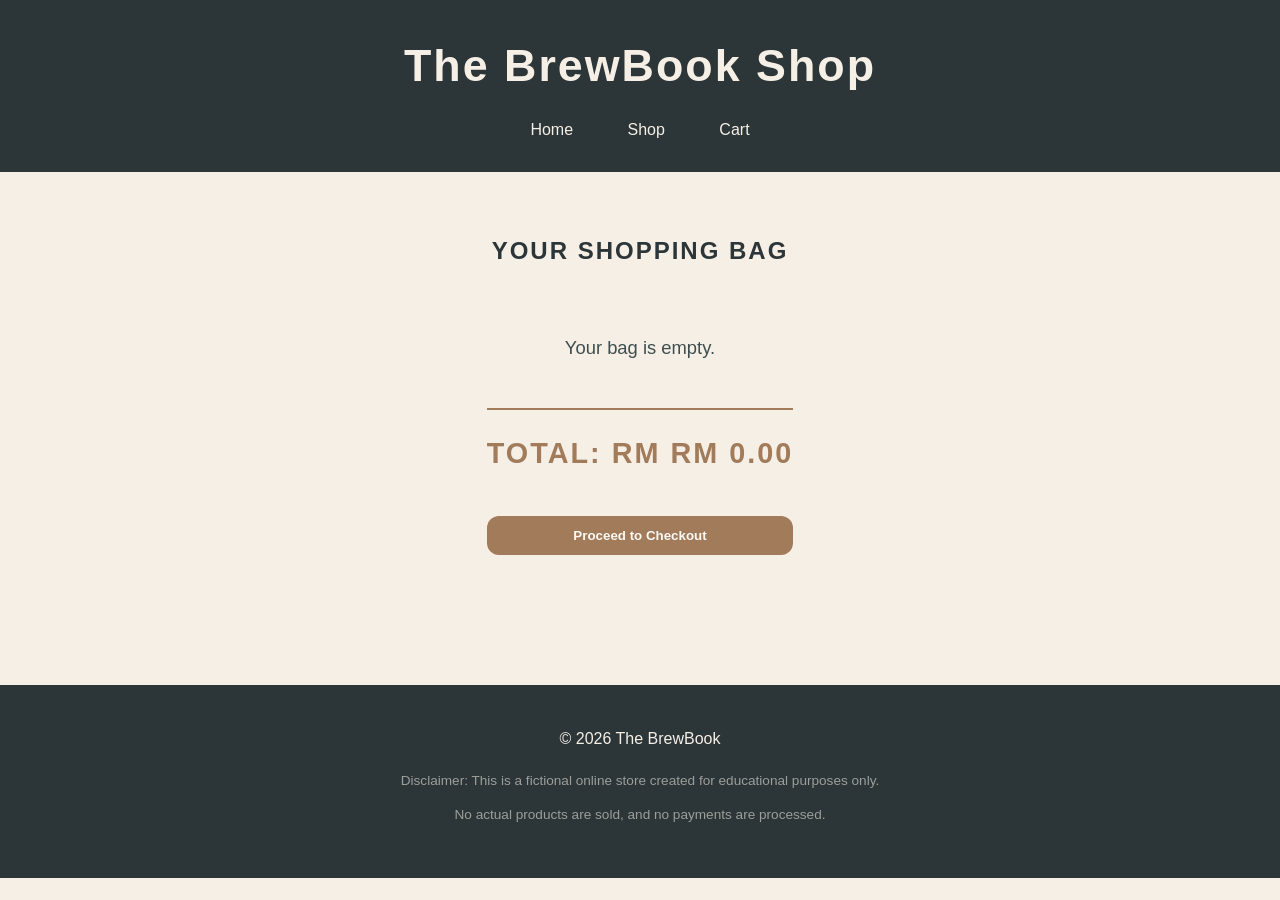
<file: web2/html/cart.html>
<!DOCTYPE html>
<html lang="en">

<head>
  <meta charset="UTF-8">
  <title>The BrewBook Shop | Cart</title>
  <link rel="stylesheet" href="../css/style.css">
  <script src="../js/script.js" defer></script>
</head>

<body>
  <header>
    <h1>The BrewBook Shop</h1>
    <nav><a href="home.html">Home</a>
      <a href="shop.html">Shop</a>
      <a href="cart.html">Cart</a>
    </nav>
  </header>
  <main class="section cart-container">
    <h2>Your Shopping Bag</h2>
    <div id="cart-items"></div>
    <div style="margin: 20px auto; max-width: 400px; border-top: 2px solid var(--creme); padding-top: 20px;">
      <h3>Total: RM <span id="total">0.00</span></h3>
      <button onclick="goToCheckout()" style="width: 100%; margin-top: 20px;">Proceed to Checkout</button>
    </div>
  </main>
  <footer>
    <p>© 2026 The BrewBook</p>
    <div class="legal-notice">
      <p>Disclaimer: This is a fictional online store created for educational purposes only.</p>
      <p>No actual products are sold, and no payments are processed.</p>
    </div>
  </footer>
</body>

</html>
</file>
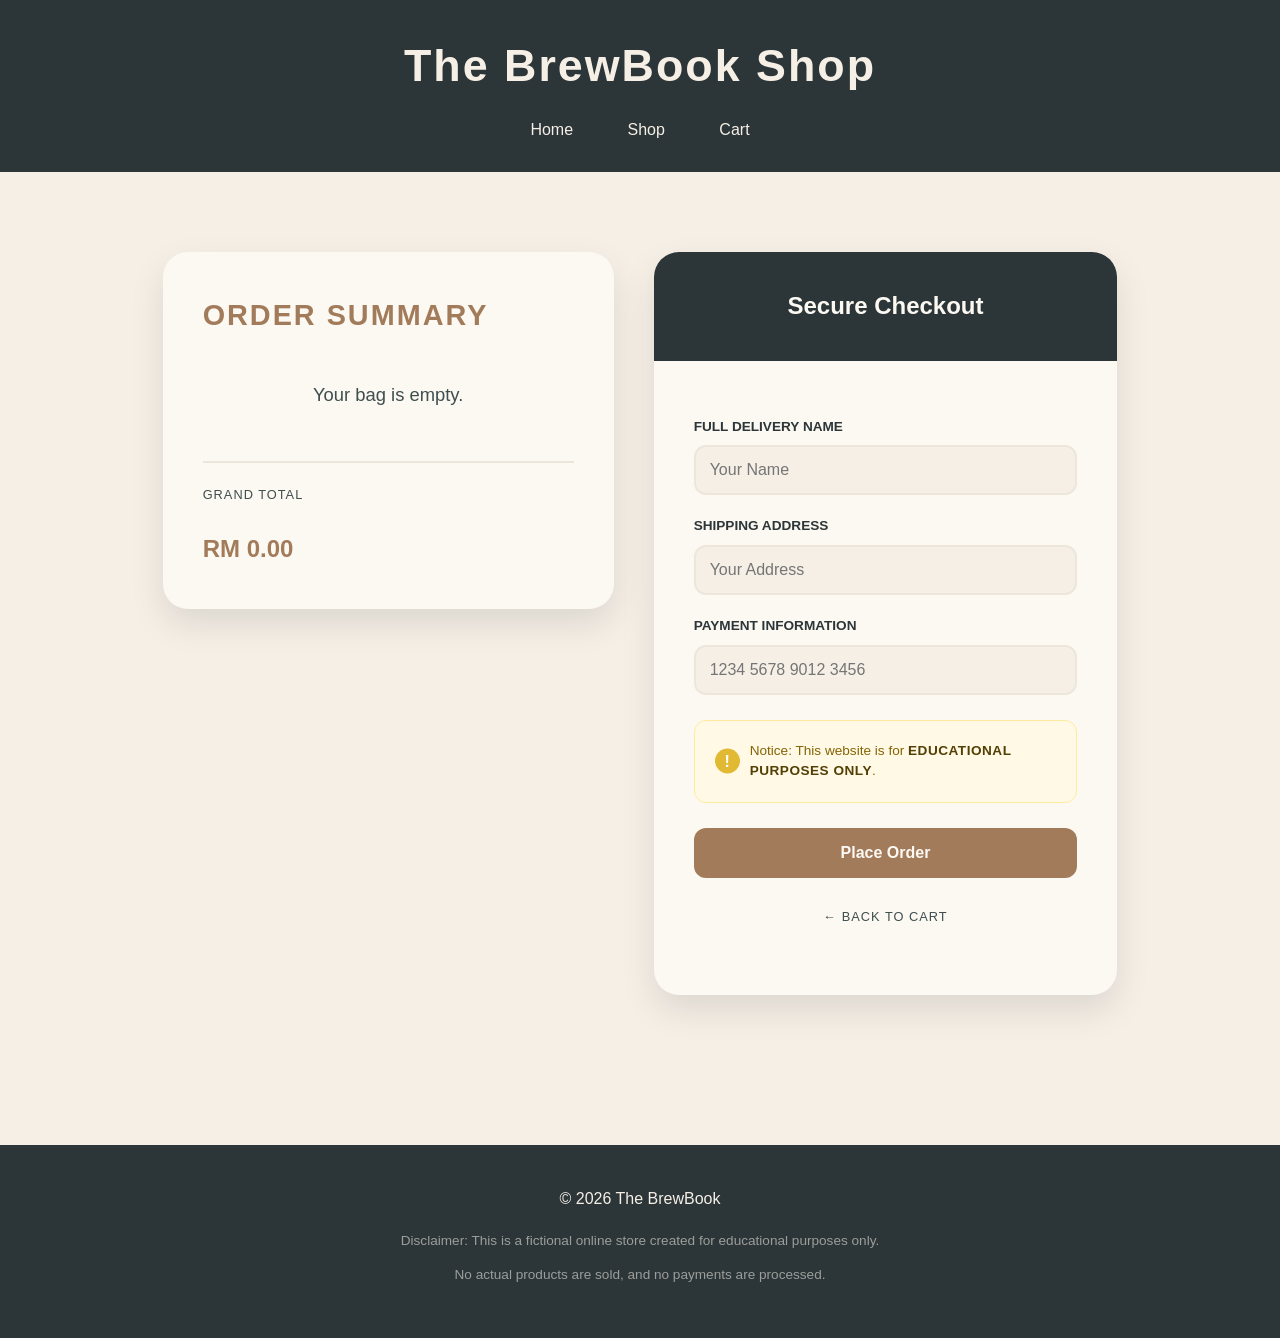
<file: web2/html/checkout.html>
<!DOCTYPE html>
<html lang="en">

<head>
    <meta charset="UTF-8">
    <meta name="viewport" content="width=device-width, initial-scale=1.0">
    <title>The BrewBook Shop | Checkout</title>
    <link rel="stylesheet" href="../css/style.css">
    <script src="../js/script.js" defer></script>
</head>

<body>
    <header>
        <h1>The BrewBook Shop</h1>
        <nav>
            <a href="home.html">Home</a>
            <a href="shop.html">Shop</a>
            <a href="cart.html">Cart</a>
        </nav>
    </header>

    <div class="checkout-container">
        <aside class="order-summary">
            <h3>Order Summary</h3>

            <div id="checkout-items">
                <p style="padding: 20px; color: var(--lunar);">Loading your ritual...</p>
            </div>

            <div class="total-luxury" style="margin-top: 30px; border-top: 2px solid var(--soft); padding-top: 20px;">
                <p style="text-transform: uppercase; letter-spacing: 1px; font-size: 0.8rem;">Grand Total</p>
                <h2 id="checkout-total" style="color: var(--creme);">RM 0.00</h2>
            </div>
        </aside>

        <section class="checkout-form">
            <div class="checkout-header-box">
                <h1>Secure Checkout</h1>
            </div>
            <form class="checkout-form-body" onsubmit="placeOrder(event)">
                <label>Full Delivery Name</label>
                <input type="text" placeholder="Your Name" required>

                <label>Shipping Address</label>
                <input type="text" placeholder="Your Address" required>

                <label>Payment Information</label>
                <input type="text" placeholder="1234 5678 9012 3456" required>

                <div class="checkout-disabled-note">
                    Notice: This website is for <strong>educational purposes only</strong>.
                </div>

                <button type="submit" class="button" style="width: 100%;">Place Order</button>

                <p style="text-align: center; margin-top: 20px;">
                    <a href="cart.html"
                        style="color: var(--lunar); text-decoration: none; font-size: 0.8rem; text-transform: uppercase; letter-spacing: 1px;">←
                        Back to Cart</a>
                </p>
            </form>
        </section>
    </div>

    <footer>
        <p>© 2026 The BrewBook</p>
        <div class="legal-notice">
            <p>Disclaimer: This is a fictional online store created for educational purposes only.</p>
            <p>No actual products are sold, and no payments are processed.</p>
        </div>
    </footer>
</body>

</html>
</file>
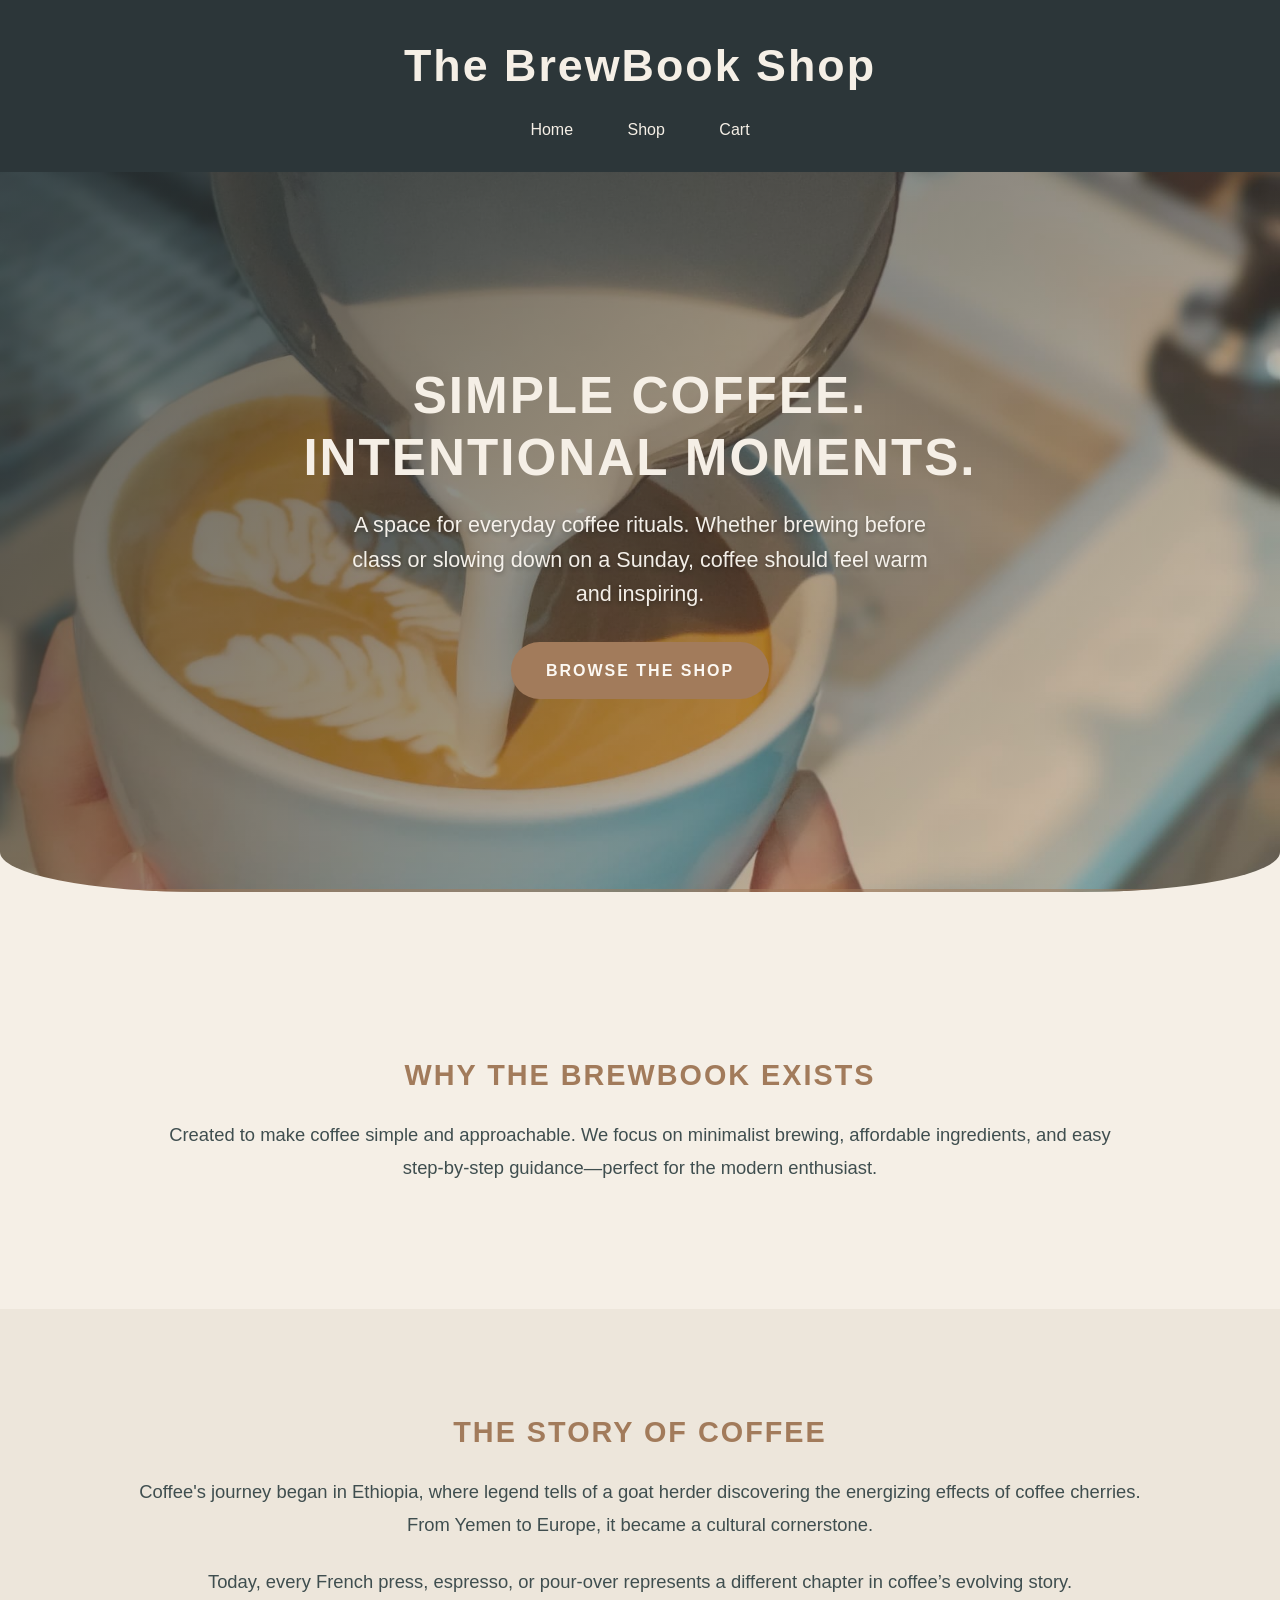
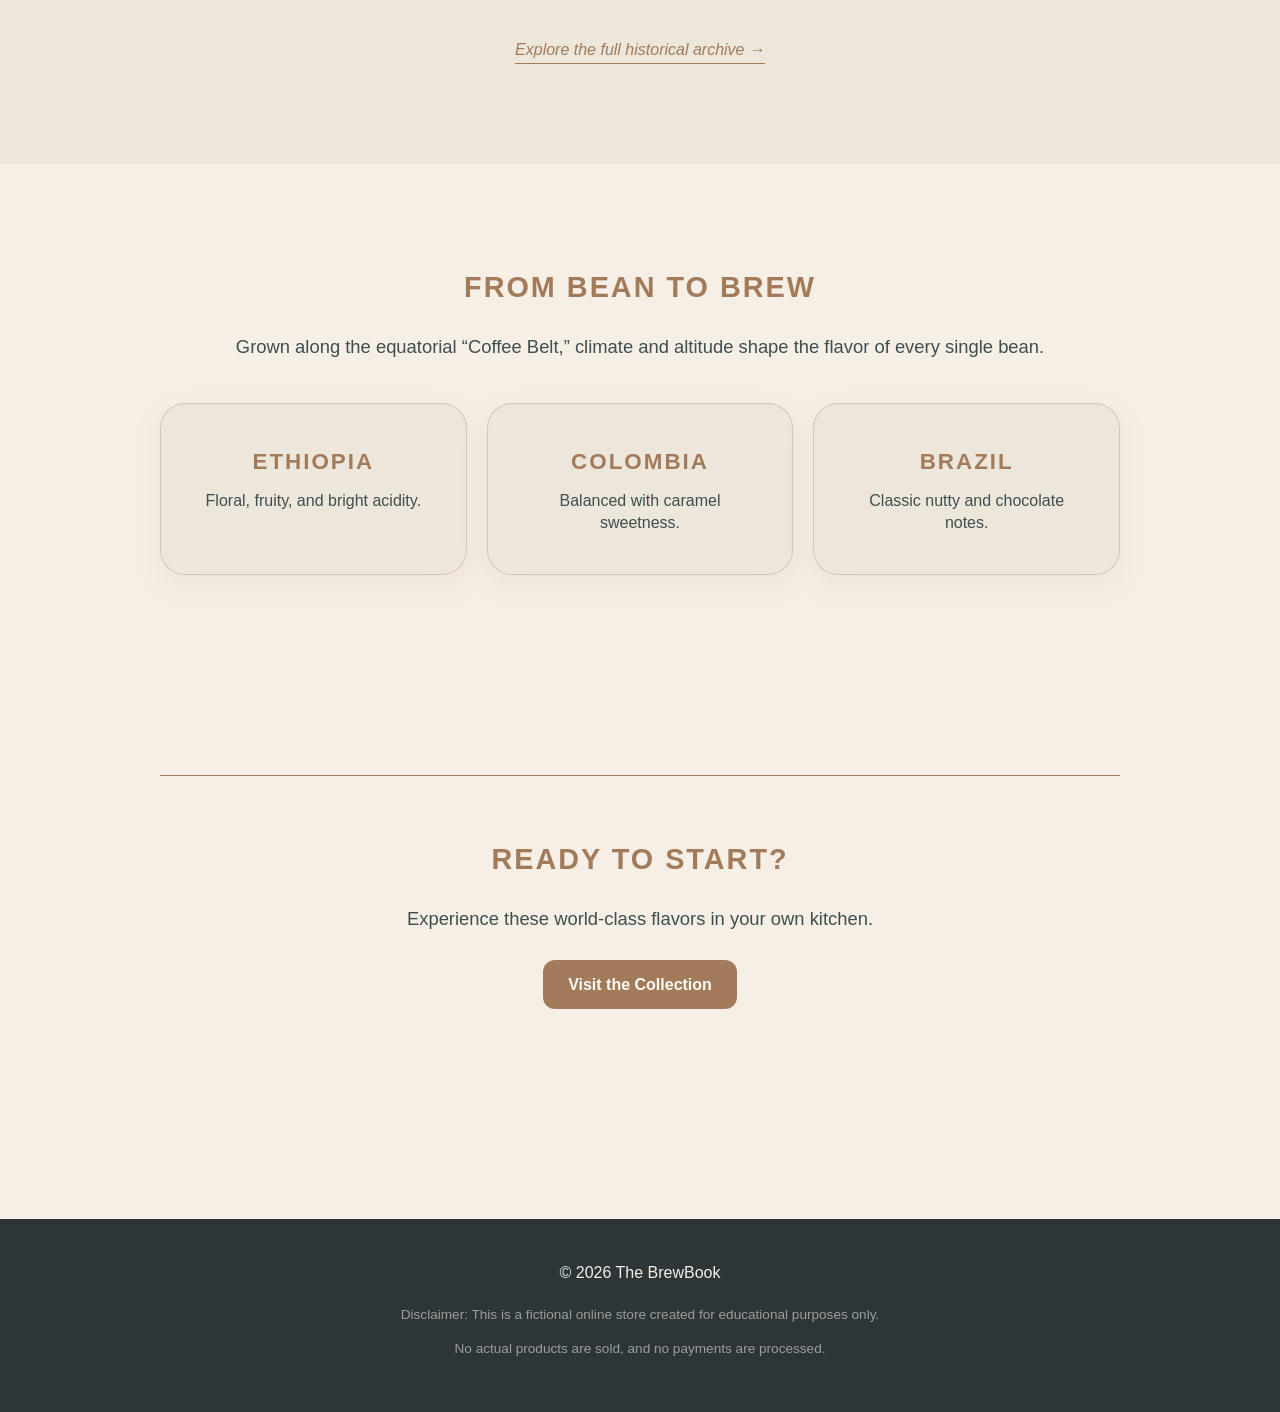
<file: web2/html/home.html>
<!DOCTYPE html>
<html lang="en">

<head>
    <meta charset="UTF-8">
    <meta name="viewport" content="width=device-width, initial-scale=1.0">
    <title>The BrewBook | Home</title>
    <link rel="stylesheet" href="../css/style.css">
    <script src="../js/script.js" defer></script>
</head>

<body>

    <header>
        <h1>The BrewBook Shop</h1>
        <nav>
            <a href="home.html" class="active">Home</a>
            <a href="shop.html">Shop</a>
            <a href="cart.html">Cart</a>
        </nav>
    </header>

    <main>
        <section class="hero-home">
            <div class="hero-content">
                <h2>Simple Coffee.<br>Intentional Moments.</h2>
                <p>A space for everyday coffee rituals. Whether brewing before class or slowing down on a Sunday, coffee
                    should feel warm and inspiring.</p>
                <a href="shop.html" class="button">Browse the Shop</a>
            </div>
        </section>

        <section class="section reveal center-align">
            <h3>Why The BrewBook Exists</h3>
            <p>Created to make coffee simple and approachable. We focus on minimalist brewing, affordable ingredients,
                and easy step-by-step guidance—perfect for the modern enthusiast.</p>
        </section>

        <section class="section reveal center-align alternate-bg">
            <h3>The Story of Coffee</h3>
            <p>Coffee's journey began in Ethiopia, where legend tells of a goat herder discovering the energizing
                effects of coffee cherries. From Yemen to Europe, it became a cultural cornerstone.</p>
            <p>Today, every French press, espresso, or pour-over represents a different chapter in coffee’s evolving
                story.</p>
            <a href="https://brensaidbruh.github.io" target="_blank" class="read-more-link">Explore the full historical
                archive &rarr;</a>
        </section>

        <section class="section reveal center-align">
            <h3>From Bean to Brew</h3>
            <p>Grown along the equatorial “Coffee Belt,” climate and altitude shape the flavor of every single bean.</p>
            <div class="origin-grid">
                <div class="origin-item">
                    <strong>Ethiopia</strong>
                    <p>Floral, fruity, and bright acidity.</p>
                </div>
                <div class="origin-item">
                    <strong>Colombia</strong>
                    <p>Balanced with caramel sweetness.</p>
                </div>
                <div class="origin-item">
                    <strong>Brazil</strong>
                    <p>Classic nutty and chocolate notes.</p>
                </div>
            </div>
        </section>

        <section class="section reveal center-align">
            <div class="cta-wrap">
                <h3>Ready to Start?</h3>
                <p>Experience these world-class flavors in your own kitchen.</p>
                <a href="shop.html" class="button">Visit the Collection</a>
            </div>
        </section>
    </main>

    <footer>
        <p>© 2026 The BrewBook</p>
        <div class="legal-notice">
            <p>Disclaimer: This is a fictional online store created for educational purposes only.</p>
            <p>No actual products are sold, and no payments are processed.</p>
        </div>
    </footer>

    <script>
        document.addEventListener("scroll", () => {
            const reveals = document.querySelectorAll(".reveal");
            reveals.forEach(el => {
                const windowHeight = window.innerHeight;
                const elementTop = el.getBoundingClientRect().top;
                if (elementTop < windowHeight - 100) {
                    el.classList.add("active");
                }
            });
        });
    </script>
</body>

</html>
</file>
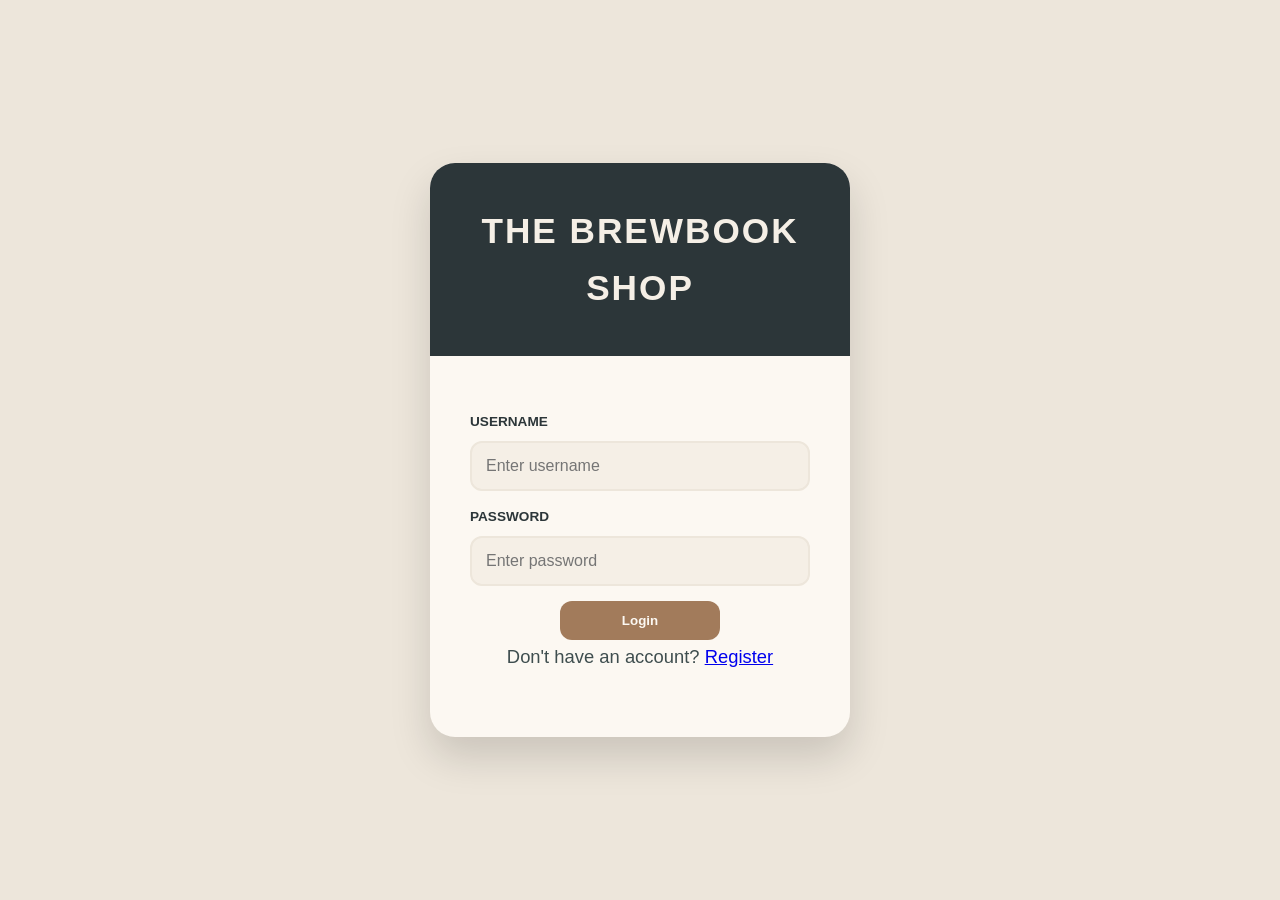
<file: web2/html/login.html>
<!DOCTYPE html>
<html lang="en">

<head>
    <meta charset="UTF-8">
    <title>The BrewBook Shop | Login</title>
    <link rel="stylesheet" href="../css/style.css">
</head>

<body class="login-page">

    <div class="container-login">
        <div class="login-header-box">
            <h1>The BrewBook Shop</h1>
        </div>

        <div class="login-form-body">
            <form>
                <label>Username</label>
                <input type="text" placeholder="Enter username">

                <label>Password</label>
                <input type="password" placeholder="Enter password">

                <button type="button" class="login-btn" onclick="location.href='home.html'">
                    Login
                </button>

                <p>Don't have an account? <a href="#">Register</a></p>
            </form>
        </div>
    </div>

</body>

</html>
</file>
<file: style.css>
:root {
    --inkwell: #2C3639;
    --lunar: #3F4E4F;
    --creme: #A27B5B;
    --light: #F5EFE6;
    --soft: #EDE6DB;
}

body {
    margin: 0;
    font-family: 'Segoe UI', sans-serif;
    background: var(--light);
    color: var(--inkwell);
    line-height: 1.8;
    font-size: 14px;
    font-weight: 400;
    display: flex;
    flex-direction: column;
    min-height: 100vh;
    text-transform: none;
}

main,
section {
    flex: 1;
}

title {
    font-size: 20px;
}

h2 {
    text-align: center;
    font-weight: 900;
    font-size: 22px;

}

h3 {
    text-align: center;
    font-weight: 700;
    font-size: 18px;

}

header {
    background: var(--inkwell);
    padding: 25px 0;
    text-align: center;
}

header h1 {
    color: var(--light);
    margin: 0;
    font-weight: 800;
    font-size: 32px;

}

.hamburger {
    display: none;
    font-size: 2rem;
    cursor: pointer;
    position: fixed;
    top: 20px;
    left: 20px;
    z-index: 1001;
    color: white;
    background: rgba(0, 0, 0, 0);
    /* transparent */
    padding: 8px 12px;
    border-radius: 12px;
    transition: color 0.3s ease, background 0.3s ease, transform 0.3s ease;
    box-shadow: 0 5px 15px rgba(0, 0, 0, 0.2);
}

/* Hamburger when on light section */
.hamburger.dark {
    color: var(--inkwell);
    /* dark color for light background */
    background: rgba(255, 255, 255, 0.8);
}

.hamburger:hover {
    background: rgba(255, 255, 255, 0.2);
    /* subtle hover bg */
    color: var(--creme);
    /* example hover color */
}

.sidebar {
    height: 100vh;
    /* use viewport height */
    width: 0;
    position: fixed;
    top: 0;
    left: 0;
    background-color: var(--light);

    overflow-y: auto;
    /* allow vertical scroll */
    overflow-x: hidden;

    transition: width 0.4s ease;
    z-index: 1000;
    padding-top: 120px;

    display: flex;
    flex-direction: column;
    gap: 25px;

    -webkit-overflow-scrolling: touch;
    /* smooth scroll on phone */


    padding-top: 90px;
    height: 100vh;
    overflow-y: auto;

}

.sidebar a {
    padding: 8px 16px;
    text-decoration: none;
    font-size: 1.2rem;
    color: var(--inkwell);
    border-radius: 25px;

    display: inline-block;
    width: fit-content;
    text-align: center;
    margin-left: auto;
    margin-right: auto;

    transition: background 0.3s, color 0.3s;
}

/* Sidebar links hover */
.sidebar a:hover {
    background-color: var(--creme);
    /* brown color */
    color: white;
    padding-left: 30px;
    /* keep pill shape consistent */
    padding-right: 30px;
}

/* RESPONSIVE: Hamburger on small screens */
@media (max-width: 900px) {
    nav {
        display: none;
        /* hide desktop nav */
    }

    .hamburger {
        display: block;
        /* show hamburger */
    }
}

body.menu-open {
    overflow: hidden;
}

nav {
    margin-top: 12px;
}

nav a {
    text-decoration: none;
    color: var(--inkwell);
    background: var(--light);
    padding: 8px 16px;
    margin: 0 6px;
    border-radius: 40px;
    font-size: 1.0rem;
    transition: 0.3s ease;
    font-weight: 500;
}

nav a:hover {
    background: var(--creme);
    color: white;
}

.reveal {
    opacity: 0;
    transform: translateY(30px);
    /* start slightly below */
    transition: opacity 0.6s ease, transform 0.6s ease;
}

.reveal.active {
    opacity: 1;
    transform: translateY(0);
    /* move to normal position */
}

.hero-wrapper {
    padding: 10px 0;
}

.hero-text {
    text-align: center;
    max-width: 400px;
    margin: 0 auto;
}

.hero-text .button {
    margin-top: 20px;
    display: inline-block;
}

.hero-container {
    max-width: 1100px;
    margin: 0 auto;
    display: flex;
    align-items: center;
    justify-content: center;
    gap: 70px;
    padding: 0 20px;
    flex-wrap: wrap;
}

.hero-carousel {
    position: relative;
    width: 420px;
    height: 520px;
    overflow: hidden;
    border-radius: 14px;
    box-shadow: 0 20px 40px rgba(0, 0, 0, 0.08);
}

.carousel-track {
    position: relative;
    height: 100%;
}

.slide {
    position: absolute;
    width: 100%;
    height: 100%;
    opacity: 0;
    transition: opacity 0.6s ease;
}

.slide.active {
    opacity: 1;
}

.slide img {
    width: 100%;
    height: 100%;
    object-fit: cover;
}

.arrow {
    position: absolute;
    top: 50%;
    transform: translateY(-50%);
    background: rgba(0, 0, 0, 0.35);
    color: white;
    border: none;
    font-size: 18px;
    padding: 8px 12px;
    cursor: pointer;
    border-radius: 6px;
    transition: 0.3s;
    z-index: 10;
}

.arrow:hover {
    background: rgba(0, 0, 0, 0.6);
}

.left {
    left: 12px;
}

.right {
    right: 12px;
}

.button {
    display: inline-block;
    padding: 12px 28px;
    background: var(--creme);
    color: white;
    text-decoration: none;
    border-radius: 6px;
    transition: 0.3s ease;
}

.button:hover {
    background: var(--lunar);
}

.section {
    max-width: 1000px;
    margin: 60px auto;
    padding: 60px 50px 60px 50px;
}

.section.center {
    text-align: center;
    padding: 80px 40px 100px 40px;
}

.section.center .button {
    display: inline-block;
    margin-top: 20px;
}

.section.center {
    max-width: 500px;
    margin: 0 auto;
}

.light {
    background: var(--soft);
    border-radius: 40px;
}

@media (max-width: 900px) {
    .section {
        padding: 30px 20px;
    }

    .section.center {
        padding: 40px 20px 60px 20px;
    }
}

.short-paragraph {
    text-align: center;
    max-width: 750px;
    margin: 1px auto;
    font-size: 1.2rem;
    line-height: 2;
    color: var(--lunar);
    padding: 30px 35px;
    /* adds more padding for card feel */
    background: var(--soft);
    /* subtle card background */
    border-radius: 25px;
    box-shadow: 0 10px 25px rgba(0, 0, 0, 0.08);
}

.recipe-grid {
    display: grid;
    grid-template-columns: repeat(3, 1fr);
    gap: 40px;
    max-width: 1100px;
    margin: 40px auto 80px auto;
    padding: 0 80px;
    box-sizing: border-box;
}

.recipe-card {
    background: white;
    border-radius: 12px;
    overflow: hidden;
    box-shadow: 0 10px 25px rgba(0, 0, 0, 0.05);
    cursor: pointer;
    transition: 0.3s ease;
}

.recipe-card:hover {
    transform: translateY(-5px);
}

/* 1:1 images */
.recipe-card img {
    width: 100%;
    aspect-ratio: 1 / 1;
    object-fit: cover;
}

.recipe-card h3 {
    font-size: 1rem;
    font-weight: 500;
    text-align: center;
    color: var(--inkwell);
    padding: 10px 0;
    margin: 0;

    text-transform: none;
    font-variant: normal;
    font-variant-caps: normal;
}

.recipe-content {
    max-height: 0;
    overflow: hidden;
    transition: max-height 0.4s ease, padding 0.3s ease;
    padding: 0 15px;
}

.recipe-card.active .recipe-content {
    max-height: 500px;
    padding: 15px;
}

.brewing-section {
    max-width: 1100px;
    margin: 0 auto 80px auto;
    padding: 0 20px;
}

.brewing-section h2 {
    margin-bottom: 30px;
    text-align: center;
}

.brew-row {
    display: flex;
    align-items: center;
    gap: 50px;
    margin-bottom: 80px;
    flex-wrap: wrap;
}

.brew-row.reverse {
    flex-direction: row-reverse;
}

.brew-text,
.brew-image {
    flex: 1;
}

.brew-image img {
    width: 100%;
    border-radius: 12px;
    object-fit: cover;
}

.brew-text h3 {
    margin-bottom: 15px;
}

.brew-text p,
.brew-text ul {
    margin-bottom: 15px;
    color: var(--lunar);
}

/* BREWING PAGE FLEX CARDS ZIG-ZAG */
.brew-card-row {
    display: flex;
    justify-content: center;
    /* center the row */
    margin-bottom: 40px;
}

.brew-card {
    display: flex;
    align-items: center;
    gap: 40px;
    max-width: 1000px;
    padding: 25px 30px;
    background: var(--soft);
    border-radius: 25px;
    box-shadow: 0 10px 25px rgba(0, 0, 0, 0.08);
    flex: 1;
    transition: transform 0.3s ease;
}

.brew-card:hover {
    transform: translateY(-5px);
}

.brew-card.reverse {
    flex-direction: row-reverse;
    /* alternate image/text positions */
}

.brew-image {
    flex: 1;
}

.brew-image img {
    width: 100%;
    aspect-ratio: 1/1;
    /* 1:1 square ratio */
    object-fit: cover;
    border-radius: 20px;
}

.brew-text {
    flex: 1;
    font-size: 1.15rem;
    line-height: 1.8;
    color: var(--lunar);
}

@media (max-width: 900px) {
    .brew-card {
        flex-direction: column;
        text-align: center;
    }

    .brew-card.reverse {
        flex-direction: column;
    }

    .brew-image img {
        max-width: 85%;
        height: auto;
        aspect-ratio: 1/1;
    }
}

.center-content {
    max-width: 700px;
    margin: 0 auto 80px auto;
    padding: 0 20px;
    text-align: center;
}

footer {
    text-align: center;
    padding: 30px;
    background: var(--inkwell);
    color: var(--light);
    width: 100%;
    box-sizing: border-box;
}

@media (max-width: 900px) {
    .hero-container {
        flex-direction: column;
        text-align: center;
    }

    .hero-carousel {
        width: 85%;
        height: 420px;
    }

    .recipe-grid {
        grid-template-columns: repeat(2, 1fr);
        padding: 0 40px;
    }

    .brew-row,
    .brew-row.reverse {
        flex-direction: column;
    }

    .brew-text,
    .brew-image {
        width: 100%;
    }
}

@media (max-width: 600px) {
    .recipe-grid {
        grid-template-columns: 1fr;
        padding: 0 15px;
    }
}

.short-card {
    display: flex;
    align-items: center;
    justify-content: center;
    gap: 30px;
    max-width: 1000px;
    margin: 40px auto;
    padding: 20px 25px;
    background: var(--soft);
    border-radius: 25px;
    box-shadow: 0 10px 25px rgba(0, 0, 0, 0.08);
    transition: transform 0.3s ease;
    gap: 20px;
}

.short-card:hover {
    transform: translateY(-5px);
}

.flex-card.reverse {
    flex-direction: row-reverse;
}

.card-image {
    flex: 0 0 200px;
}

.card-image img {
    width: 100%;
    aspect-ratio: 1/1;
    object-fit: cover;
    border-radius: 20px;
}

.card-text {
    flex: 1;
    font-size: 1.15rem;
    line-height: 1.8;
    color: var(--lunar);
}

@media (max-width: 900px) {
    .short-card {
        flex-direction: column;
        text-align: center;
    }

    .flex-card.reverse {
        flex-direction: column;
    }

    .card-image img {
        width: 85%;
        height: auto;
        aspect-ratio: 1/1;
    }
}

.slide {
    position: absolute;
    width: 100%;
    height: 100%;
    opacity: 0;
    transition: opacity 0.6s ease;
}

.slide.active {
    opacity: 1;
}

.slide {
    position: absolute;
    width: 100%;
    height: 100%;
    opacity: 0;
    transition: opacity 0.6s ease;
}

.slide.active {
    opacity: 1;
}


.contact-section {
    max-width: 800px;
    /* keeps content centered and not too wide */
    margin: 60px auto;
    /* center vertically and horizontally */
    padding: 0 20px;
    /* padding for mobile screens */
    text-align: center;
}

.contact-section h2 {
    font-size: 2rem;
    margin-bottom: 20px;
    color: #3c2f2f;
    /* matches coffee theme */
}

.contact-intro {
    font-size: 1.1rem;
    margin-bottom: 40px;
    color: #5a4b4b;
    line-height: 1.6;
}

/* Contact Card Styling */
.contact-card {
    background-color: #fefcf8;
    border-radius: 16px;
    /* rounded corners */
    padding: 30px 20px;
    box-shadow: 0 8px 20px rgba(0, 0, 0, 0.08);
    /* soft shadow */
    transition: transform 0.3s ease, box-shadow 0.3s ease;
}

.contact-card:hover {
    transform: translateY(-5px);
    box-shadow: 0 12px 25px rgba(0, 0, 0, 0.12);
}

.contact-card p {
    font-size: 1rem;
    margin: 15px 0;
    color: #4b3a3a;
}

.contact-card a {
    color: #b76e46;
    /* coffee-tone link */
    text-decoration: none;
    font-weight: 500;
}

.contact-card a:hover {
    text-decoration: underline;
}

html {
    scrollbar-gutter: stable;
}
</file>
<file: web2/css/style.css>
/* ========== 1. COLORS & ROOT ========== */
:root {
    --inkwell: #2C3639;
    --lunar: #3F4E4F;
    --creme: #A27B5B;
    --light: #F5EFE6;
    --soft: #EDE6DB;
    --white: #FCF8F2;
}

/* ========== 2. GLOBAL STYLES ========== */
* {
    box-sizing: border-box;
    margin: 0;
    padding: 0;
}

body {
    font-family: 'Segoe UI', Tahoma, Geneva, Verdana, sans-serif;
    background: var(--light);
    color: var(--inkwell);
    line-height: 1.6;
    display: flex;
    flex-direction: column;
    min-height: 100vh;
}

/* ========== 3. HEADER & NAV ========== */
header {
    background: var(--inkwell);
    padding: 30px 20px;
    text-align: center;
}

header h1 {
    color: var(--light);
    font-size: 2.8rem;
    letter-spacing: 2px;
    margin-bottom: 15px;
}

nav a {
    text-decoration: none;
    color: var(--light);
    padding: 8px 20px;
    margin: 0 5px;
    border-radius: 50px;
    transition: 0.3s;
}

nav a:hover {
    background: var(--creme);
}

/* ========== 4. UNIVERSAL BUTTONS ========== */
button,
a.button {
    appearance: none;
    background-color: var(--creme);
    color: var(--white) !important;
    border: none;
    cursor: pointer;
    text-decoration: none;
    display: inline-flex;
    align-items: center;
    justify-content: center;
    padding: 12px 25px;
    min-width: 160px;
    width: auto;
    border-radius: 12px;
    font-weight: 600;
    transition: 0.3s ease;
    white-space: nowrap;
}

button:hover,
a.button:hover {
    background-color: var(--lunar);
    transform: translateY(-2px);
}

.secondary-btn {
    background-color: var(--lunar) !important;
}

/* ========== 5. LOGIN & FORM SHARED STYLES ========== */
.login-page {
    display: flex !important;
    justify-content: center !important;
    align-items: center !important;
    min-height: 100vh !important;
    background: var(--soft);
}

.container-login {
    width: 100%;
    max-width: 420px;
    margin: 0 auto;
    background: var(--white);
    border-radius: 25px;
    box-shadow: 0 20px 40px rgba(0, 0, 0, 0.15);
    text-align: center;
    overflow: hidden;
}

.login-form-body {
    padding: 40px;
    display: flex;
    flex-direction: column;
}

/* ========== LOGIN & CHECKOUT HEADER BOX ========== */
.login-header-box {
    background: var(--inkwell);
    color: var(--white);
    padding: 40px 20px;
    /* Top/Bottom: 40px, Left/Right: 20px */
    text-align: center;
}

.login-header-box h1 {
    color: var(--light);
    font-size: 2.2rem;
    margin: 0;
    letter-spacing: 2px;
    text-transform: uppercase;
}

/* Input Fields for Login & Checkout */
.container-login label,
.checkout-form label {
    display: block;
    text-align: left;
    font-weight: 700;
    margin-top: 15px;
    margin-bottom: 8px;
    color: var(--inkwell);
    font-size: 0.85rem;
    text-transform: uppercase;
}

.container-login input,
.checkout-form input {
    width: 100%;
    padding: 14px;
    margin-bottom: 15px;
    border: 2px solid var(--soft);
    border-radius: 12px;
    font-size: 1rem;
    background: var(--light);
    display: block;
}

/* ========== UPDATED PARAGRAPH STYLING ========== */

p {
    font-size: 1.15rem;
    /* Increased from the standard size */
    line-height: 1.8;
    /* Extra space between lines for better readability */
    color: var(--lunar);
    /* Using your darker grey for a softer look than pure black */
    margin-bottom: 1.5rem;
}

/* Specifically for the Hero Section to make it stand out more */
.hero-content p {
    font-size: 1.25rem;
    max-width: 700px;
    margin-left: auto;
    margin-right: auto;
}

/* Ensuring the origin grid text remains balanced */
.origin-item p {
    font-size: 1rem;
    /* Slightly smaller here so the cards don't get too long */
    line-height: 1.6;
}

/* ========== BEAN TO BREW SECTION CARD ========== */

/* The main container section */
.origin-section {
    background: var(--white);
    max-width: 1100px;
    margin: 60px auto;
    padding: 60px 40px;
    border-radius: 30px;
    /* Extra rounded for a soft "BrewBook" feel */
    box-shadow: 0 15px 40px rgba(0, 0, 0, 0.04);
    text-align: center;
    border: 1px solid rgba(162, 123, 91, 0.1);
    /* Subtle creme border */
}

.origin-section h3 {
    font-size: 2rem;
    color: var(--creme);
    margin-bottom: 10px;
    letter-spacing: 2px;
}

/* The 3 country boxes inside */
.origin-grid {
    display: flex;
    flex-wrap: wrap;
    gap: 20px;
    justify-content: center;
    margin-top: 40px;
}

.origin-item {
    flex: 1;
    min-width: 250px;
    background: var(--soft);
    /* Tinted background to distinguish from the main card */
    padding: 30px 20px;
    border-radius: 20px;
    transition: all 0.3s ease;
    border: 1px solid transparent;
}

.origin-item:hover {
    transform: translateY(-5px);
    background: var(--white);
    border: 1px solid var(--creme);
    box-shadow: 0 10px 20px rgba(162, 123, 91, 0.1);
}

.origin-item strong {
    display: block;
    color: var(--inkwell);
    font-size: 1.2rem;
    margin-bottom: 8px;
    text-transform: uppercase;
    letter-spacing: 1px;
}

.origin-item p {
    font-size: 0.95rem;
    color: var(--lunar);
    margin-bottom: 0;
    line-height: 1.4;
}

/* ========== SHOP PAGE HEADER FIX ========== */

.section.center {
    width: 100%;
    display: flex;
    flex-direction: column;
    justify-content: center;
    align-items: center;
    text-align: center;
    padding: 60px 20px 20px 20px;
    /* More space on top, less on bottom */
    margin: 0 auto !important;
}

.section.center h2 {
    font-size: 1.8rem;
    /* h1 is 2.5rem, so 2rem is the perfect "middle" size */
    color: var(--inkwell);
    text-transform: uppercase;
    letter-spacing: 3px;
    position: relative;
    padding-bottom: 15px;
}

/* Optional: Adds a small stylish line under the centered H2 */
.section.center h2::after {
    content: "";
    position: absolute;
    bottom: 0;
    left: 50%;
    transform: translateX(-50%);
    width: 60px;
    height: 3px;
    background-color: var(--creme);
}

.recipe-grid {
    display: grid;
    grid-template-columns: repeat(auto-fit, minmax(280px, 1fr));
    gap: 30px;
    max-width: 1200px;
    margin: 40px auto;
    padding: 0 20px;
}

.recipe-card {
    display: flex;
    flex-direction: column;
    align-items: center;
    /* This centers everything inside the card */
    text-align: center;
}

.shop-temp-select {
    margin-left: auto;
    margin-right: auto;
    display: block;
    text-align: center;
    text-align-last: center;
    /* Centers the text inside the dropdown for some browsers */
}

.recipe-card img {
    width: 100%;
    aspect-ratio: 1/1;
    object-fit: cover;
    border-radius: 15px;
    margin-bottom: 15px;
}

/* ========== 7. ITEM DETAIL PAGE ========== */
.item-detail {
    max-width: 500px;
    margin: 40px auto;
    background: var(--white);
    padding: 40px;
    border-radius: 25px;
    text-align: center;
    box-shadow: 0 15px 35px rgba(0, 0, 0, 0.1);
}

.item-image-wrapper {
    width: 300px;
    height: 300px;
    margin: 0 auto 20px auto;
    overflow: hidden;
    border-radius: 15px;
    box-shadow: 0 5px 15px rgba(0, 0, 0, 0.1);
}

#item-image {
    width: 100%;
    height: 100%;
    object-fit: cover;
    transition: transform 0.5s ease;
}

#item-image:hover {
    transform: scale(1.1);
}

#item-price {
    font-size: 2rem;
    color: var(--creme);
    font-weight: 700;
    margin: 10px 0;
}

/* Pill Quantity Selector */
.qty-wrapper {
    margin: 20px 0;
}

#temperature-wrapper {
    text-align: center;
    /* Centers the "Select Temperature" label */
}

/* THE WRAPPER (To keep them centered) */
.temp-pills {
    display: flex;
    justify-content: center;
    gap: 30px;
    /* Space between Hot and Iced */
    margin: 20px 0;
}

/* THE CONTAINER (Hides the radio dot) */
.pill-container input {
    display: none;
    /* Completely hides the default browser circle */
}

/* THE WORD ITSELF (Default State) */
.pill {
    color: var(--inkwell) !important;
    /* Default is Inkwell */
    font-weight: 700;
    text-transform: uppercase;
    letter-spacing: 1.5px;
    cursor: pointer;
    transition: color 0.3s ease;
    background: none !important;
    /* Forces no background */
    border: none !important;
    /* Forces no border */
}

/* THE SELECTED STATE (Turns Creme) */
.pill-container input:checked+.pill {
    color: var(--creme) !important;
    /* Only the selected one turns Creme */
}

/* HOVER EFFECT */
.pill:hover {
    opacity: 0.8;
}

/* ========== REFINED QUANTITY SELECTOR ========== */

.qty-selector {
    display: inline-flex;
    align-items: center;
    background: var(--soft);
    /* The warm "sand" color wrapper */
    padding: 6px;
    border-radius: 50px;
    /* Pill shape */
    border: 1px solid rgba(44, 54, 57, 0.05);
    /* Very faint edge */
}

.qty-control {
    all: unset;
    width: 32px !important;
    height: 32px !important;
    background: var(--white) !important;
    /* Clean white circles */
    color: var(--lunar) !important;
    /* Subtle dark grey for the + and - */
    border-radius: 50%;
    display: flex;
    align-items: center;
    justify-content: center;
    font-weight: 700;
    font-size: 1.1rem;
    cursor: pointer;
    transition: all 0.2s ease;
    box-shadow: 0 2px 5px rgba(0, 0, 0, 0.05);
    /* Tiny shadow to make them "pop" */
}

/* On hover, the + and - turn to your brand color instead of being solid color */
.qty-control:hover {
    color: var(--creme) !important;
    transform: scale(1.1);
}

.qty-selector input {
    all: unset;
    width: 45px;
    font-weight: 700;
    text-align: center;
    color: var(--inkwell);
    font-size: 1rem;
}

/* ========== 8. CART & CHECKOUT LAYOUT ========== */
.cart-card {
    background: var(--white);
    margin: 10px auto;
    padding: 20px;
    max-width: 800px;
    border-radius: 15px;
    display: flex;
    justify-content: space-between;
    align-items: center;
    box-shadow: 0 4px 10px rgba(0, 0, 0, 0.03);
}

/* ========== CHECKOUT PAGE: BALANCED LAYOUT ========== */

.checkout-container {
    max-width: 1200px;
    /* FIX: Added 80px margin to push the cards away from the Header H1 */
    margin: 80px auto 100px auto;
    display: flex;
    gap: 40px;
    padding: 0 20px;
    align-items: flex-start;
}

/* FIX: Adjusted proportions so Order Summary is wider (45%) and Form is (55%) */
.order-summary {
    flex: 1.2;
    background: var(--white);
    border-radius: 25px;
    padding: 40px;
    box-shadow: 0 15px 35px rgba(0, 0, 0, 0.1);
    border: none;
}

.checkout-form {
    flex: 1.5;
    background: var(--white);
    border-radius: 25px;
    box-shadow: 0 15px 35px rgba(0, 0, 0, 0.1);
    overflow: hidden;
    border: none;
}

/* FIX: Ensure the Red X does not show up in the Checkout Summary */
.order-summary .remove-item-btn {
    display: none !important;
}

/* --- Summary Internal Layout --- */
.summary-item {
    display: flex;
    justify-content: space-between;
    align-items: center;
    padding: 20px 0;
    /* More vertical space for a "premium" feel */
    border-bottom: 1px solid var(--soft);
}

.summary-details strong {
    font-size: 1rem;
    color: var(--inkwell);
    text-transform: uppercase;
}

/* --- Form Body Spacing --- */
.checkout-form-body {
    padding: 40px;
}

.checkout-header-box {
    background: var(--inkwell);
    color: var(--white);
    padding: 35px;
    text-align: center;
}

/* --- Inputs & Buttons (Consistent with Login) --- */
.checkout-form input {
    width: 100%;
    padding: 14px;
    margin-bottom: 20px;
    border: 2px solid var(--soft);
    border-radius: 12px;
    background: var(--light);
}

.checkout-form .button {
    width: 100%;
    padding: 16px;
    border-radius: 12px;
    font-size: 1rem;
}

/* --- Mobile Fix --- */
@media (max-width: 900px) {
    .checkout-container {
        flex-direction: column-reverse;
        margin-top: 40px;
    }

    .order-summary,
    .checkout-form {
        width: 100%;
    }
}

footer {
    background-color: var(--inkwell);
    /* Dark background */
    color: var(--light);
    /* Light, readable text */
    padding: 40px 20px;
    /* Gives it some breathing room */
    text-align: center;
    /* Centers the copyright and disclaimer */
    width: 100%;
    margin-top: 50px;
    /* Pushes it away from the content above */
}

/* Ensure the links inside the footer are also visible */
footer a {
    color: var(--light);
    text-decoration: underline;
}

/* Specifically targeting your disclaimer text class */
.legal-notice {
    font-size: 0.8rem;
    opacity: 0.7;
    /* Makes it look secondary but still readable */
    margin-top: 15px;
}

/* ========== 10. MEDIA QUERIES ========== */
@media (max-width: 900px) {
    .checkout-container {
        flex-direction: column;
        padding: 0 20px;
    }

    .checkout-form {
        min-width: 100%;
    }
}

/* Target both the button and the 'View Item' link */
.recipe-card button,
.recipe-card .button.secondary-btn {
    display: inline-block;
    /* Essential for <a> tags to respect height/padding */
    padding: 10px 16px;
    /* Identical padding */
    font-size: 14px;
    /* Identical font size */
    border-radius: 20px;
    /* Matching corners */
    text-align: center;
    text-decoration: none;
    /* Removes underline from the <a> link */
    cursor: pointer;
    width: 100px;
    /* Optional: Set a fixed width so they are identical */
    box-sizing: border-box;
    /* Forces padding to stay inside the width */
    vertical-align: middle;
    /* Keeps them aligned if they are side-by-side */
    border: 2px solid transparent;
    /* Prevents jumping when a border is added on hover */
}

/* Adjust colors for the Secondary Button to keep them distinct but same size */
.secondary-btn {
    background-color: transparent;
    color: var(--creme);
    border: 2px solid var(--creme) !important;
    /* Forces the border to show */
}

/* Space between the price and the buttons */
.recipe-card p {
    margin-bottom: 20px;
    /* Adjust this number to increase/decrease space */
    font-weight: 500;
    color: var(--creme);
}

/* Space between the 'Add to Cart' and 'View Item' buttons */
.card-buttons {
    display: flex;
    gap: 10px;
    /* Adds space horizontally between the two buttons */
    justify-content: center;
    margin-top: 10px;
}

.recipe-card {
    display: flex;
    flex-direction: column;
    align-items: center;
    padding: 20px;
    background: var(--white);
    border-radius: 12px;
    height: 100%;
    /* Keeps cards same height in the grid */
}

.recipe-card h3 {
    margin-bottom: 5px;
    /* Space between Title and Price */
}

/* --- Home Page Specific Styles --- */

/* --- Proper Home Page Layout --- */

/* ========== HERO SECTION ========== */
/* ========== THEME-FITTING HERO SECTION ========== */

.hero-home {
    height: 80vh;
    /* A bit taller to feel dramatic */
    display: flex;
    align-items: center;
    justify-content: center;
    text-align: center;

    /* 1. THE MASKED BACKGROUND */
    /* Overlay uses your theme: Inkwell (dark) fading to a warm Creme tint */
    background: linear-gradient(135deg, rgba(44, 54, 57, 0.8), rgba(162, 123, 91, 0.3)),
        url('../images/home.jpg');
    background-size: cover;
    background-position: center;

    /* 2. THE CURVED MASK (The key theme fit) */
    /* This negative border trick creates a "window" effect */
    border-radius: 0 0 200px 200px / 0 0 40px 40px;
    margin-bottom: 60px;
    /* Space for the reveal section */

    color: var(--white);
    padding: 20px;
    position: relative;
    overflow: hidden;
}

/* 3. OPTIONAL: Adds a subtle gold/creme line at the bottom of the curve */
.hero-home::after {
    content: "";
    position: absolute;
    bottom: 0;
    left: 0;
    width: 100%;
    height: 3px;
    background-color: var(--creme);
    opacity: 0.5;
}

/* --- Content Styling: Hierarchy is Key --- */
.hero-content h2 {
    font-size: 2rem;
    color: var(--light);
    margin-bottom: 20px;
    text-transform: uppercase;
    letter-spacing: 2px;
}

.hero-content p {
    /* Increased size for better "vibe" and readability */
    font-size: 1.35rem;
    max-width: 700px;
    margin: 0 auto 40px;
    line-height: 1.6;

    /* Matching your H1 color for consistency */
    color: var(--white);
    opacity: 0.95;
    font-weight: 400;
    text-shadow: 0 2px 4px rgba(0, 0, 0, 0.3);
}

/* --- THE CTA BUTTON --- */
.hero-content .button {
    background-color: var(--creme);
    /* Main color */
    color: var(--white);
    padding: 16px 35px;
    font-size: 1rem;
    font-weight: 700;
    text-transform: uppercase;
    letter-spacing: 2px;
    /* Open spacing for "Shop" look */
    border-radius: 50px;
    /* Fully rounded button */
    border: none;
    cursor: pointer;
    transition: all 0.3s ease;
}

.hero-content .button:hover {
    background-color: var(--lunar);
    /* Secondary color on hover */
    transform: translateY(-3px);
    /* Subtle lift */
    box-shadow: 0 10px 20px rgba(0, 0, 0, 0.2);
}

.hero-content h2 {
    font-size: clamp(2.2rem, 5vw, 3.2rem);
    margin-bottom: 20px;
    line-height: 1.2;
}

.hero-content p {
    max-width: 600px;
    margin: 0 auto 30px;
}

/* ========== MAIN CONTENT LAYOUT ========== */
.section {
    padding: 100px 20px;
    max-width: 1000px;
    margin: 0 auto;
}

.center-align {
    text-align: center;
    /* Forces all text to the middle */
}

.alternate-bg {
    background-color: var(--soft);
    max-width: 100%;
    /* Spans full width for background color */
    padding: 100px 10%;
}

h3 {
    font-size: 1.8rem;
    color: var(--creme);
    margin-bottom: 20px;
    text-transform: uppercase;
    letter-spacing: 2px;
}

.origin-item {
    /* 1. Use your 'soft' variable for a warm, paper-like feel */
    background: var(--soft);
    padding: 40px;
    border-radius: 25px;
    text-align: center;

    /* 2. Instead of a thick black line, use a thin, elegant 'creme' border */
    border: 1px solid rgba(162, 123, 91, 0.3);

    /* 3. A soft glow that matches the 'creme' color */
    box-shadow: 0 10px 30px rgba(162, 123, 91, 0.1);

    transition: all 0.3s ease;
}

.origin-item strong {
    color: var(--creme);
    /* Country name in your brand gold/brown */
    font-size: 1.4rem;
    letter-spacing: 2px;
    text-transform: uppercase;
    display: block;
    margin-bottom: 10px;
}

.origin-item p {
    color: var(--lunar);
    /* Dark grey for the description */
    font-size: 1rem;
    margin: 0;
}

/* ========== CTA WRAPPER ========== */
.cta-wrap {
    padding: 60px 20px;
    border-top: 1px solid var(--creme);
    /* Simple separator line */
}

/* ========== SUBTLE LINK ========== */
.read-more-link {
    display: inline-block;
    margin-top: 15px;
    color: var(--creme);
    text-decoration: none;
    font-style: italic;
    border-bottom: 1px solid var(--creme);
}

/* ========== REVEAL ANIMATION ========== */
.reveal {
    opacity: 0;
    transform: translateY(20px);
    transition: 1s ease-out;
}

.reveal.active {
    opacity: 1;
    transform: translateY(0);
}

footer {
    background: var(--inkwell);
    color: var(--light);
    padding: 40px 20px;
    text-align: center;
}

/* ========== 8. CART & CHECKOUT LAYOUT (CENTERED) ========== */

/* ========== CART PAGE SPECIFIC STYLES ========== */

.cart-container {
    text-align: center;
    padding: 60px 20px;
    max-width: 900px;
    margin: 0 auto;
}

.cart-container h2 {
    margin-bottom: 40px;
    text-transform: uppercase;
    letter-spacing: 2px;
    color: var(--inkwell);
}

/* The Total and Proceed Section */
.cart-summary-box {
    margin: 40px auto;
    max-width: 400px;
    border-top: 2px solid var(--creme);
    padding-top: 30px;
}

.cart-summary-box h3 {
    font-size: 1.5rem;
    color: var(--inkwell);
    margin-bottom: 20px;
}

/* Make sure the Checkout button is full width within its box */
.cart-summary-box button {
    width: 100%;
    background-color: var(--creme);
    color: var(--white);
    padding: 15px;
    border: none;
    font-weight: 700;
    text-transform: uppercase;
    cursor: pointer;
    transition: 0.3s;
}

.cart-summary-box button:hover {
    background-color: var(--lunar);
}

/* FORCE THE RED X */
.remove-item-btn {
    all: unset !important;
    /* Removes all default browser button styles */
    display: inline-block !important;
    cursor: pointer !important;

    /* THE COLOR FIX */
    color: #ff0000 !important;
    /* Brightest Red */
    background: none !important;
    border: none !important;

    /* POSITIONING & SIZE */
    font-size: 2rem !important;
    font-weight: 900 !important;
    line-height: 1 !important;
    padding: 5px 15px !important;
    margin-left: 20px !important;

    /* ACCESSIBILITY */
    transition: transform 0.2s ease;
}

.remove-item-btn:hover {
    color: #c0392b !important;
    /* Darker red on hover */
    transform: scale(1.2);
}

/* ========== THE "NOTICE" VIBE FIX ========== */

.checkout-disabled-note {
    background-color: #FFF9E6;
    /* Very light warning yellow/cream */
    color: #856404;
    /* Deep gold/brown text for readability */
    border: 1px solid #FFEBA0;
    /* Subtle border to define the box */
    padding: 20px;
    border-radius: 12px;
    /* Consistent with your inputs */
    font-size: 0.85rem;
    line-height: 1.5;
    text-align: left;
    /* Left align looks more like an official document */
    margin: 25px 0;
    position: relative;
    padding-left: 55px;
    /* Space for the "!" icon */
}

/* Creating a "!" Warning Icon using CSS */
.checkout-disabled-note::before {
    content: "!";
    position: absolute;
    left: 20px;
    top: 50%;
    transform: translateY(-50%);
    background-color: #E2B933;
    /* Warning Gold */
    color: white;
    width: 25px;
    height: 25px;
    border-radius: 50%;
    display: flex;
    align-items: center;
    justify-content: center;
    font-weight: 900;
    font-size: 1rem;
}

.checkout-disabled-note strong {
    color: #533f03;
    /* Extra dark for the "Educational Purposes" text */
    text-transform: uppercase;
    letter-spacing: 0.5px;
}

/* ========== FOOTER TEXT CONSISTENCY ========== */

footer p {
    color: var(--light) !important;
    /* Forces the color to match your H1 */
    font-size: 1rem;
    /* Keeps it professional and clean */
    margin-bottom: 10px;
    /* Small gap between lines */
    opacity: 1;
    /* Ensures it is fully visible and bright */
}

/* Also update the legal notice so it's the same color but slightly smaller */
.legal-notice p {
    color: var(--light) !important;
    font-size: 0.85rem;
    opacity: 0.8;
    /* A tiny bit of transparency for the fine print */
}

/* ========== SUBTLE BACK NAVIGATION ========== */

.back-navigation {
    max-width: 500px;
    /* Matches your .item-detail width */
    margin: 20px auto -30px auto;
    /* Pulls the card up closer */
    text-align: left;
    padding: 0 10px;
}

.back-link {
    text-decoration: none;
    color: var(--lunar);
    /* Subtle grey color */
    font-size: 0.9rem;
    font-weight: 500;
    text-transform: uppercase;
    letter-spacing: 1px;
    transition: color 0.3s ease;
    display: inline-flex;
    align-items: center;
    gap: 8px;
}

.back-link:hover {
    color: var(--creme);
    /* Turns to brand color on hover */
}

/* Ensure the detail card has enough space */
.item-detail {
    margin-top: 40px;
}

/* UNIFIED MINIMALIST DROPDOWN (Shop & Item Page) */
.shop-temp-select,
#item-temp {
    background-color: transparent !important;
    color: var(--inkwell) !important;
    /* Default word color */

    /* THE LINE: Transparent by default, turns Creme when chosen/active */
    border: none !important;
    border-bottom: 2px solid transparent !important;
    border-radius: 0;

    padding: 5px 30px 5px 5px;
    font-size: 1.1rem;
    font-weight: 700;
    text-transform: uppercase;
    letter-spacing: 1.5px;
    cursor: pointer;
    outline: none;

    /* CUSTOM CHEVRON (Inkwell) */
    appearance: none;
    -webkit-appearance: none;
    background-image: url("data:image/svg+xml;charset=US-ASCII,%3Csvg%20xmlns%3D%22http%3A//www.w3.org/2000/svg%22%20width%3D%2224%22%20height%3D%2224%22%20viewBox%3D%220%200%2024%2024%22%20fill%3D%22none%22%20stroke%3D%22%231b263b%22%20stroke-width%3D%223%22%20stroke-linecap%3D%22round%22%20stroke-linejoin%3D%22round%22%3E%3Cpolyline%20points%3D%226%209%2012%2015%2018%209%22%3E%3C/polyline%3E%3C/svg%3E");
    background-repeat: no-repeat;
    background-position: right 5px center;
    background-size: 12px auto;

    transition: all 0.3s ease;
}

#temperature-wrapper {
    display: flex;
    justify-content: center;
    width: 100%;
    margin: 20px 0;
}

/* Hover State: Turns to Inkwell */
.shop-temp-select:hover,
#item-temp:hover,
#item-temp:focus,
#item-temp:active {
    color: var(--creme) !important;
    /* Word turns Creme */
    border-bottom: 2px solid var(--creme) !important;
    /* Line appears in Creme */

    /* Arrow turns Creme too */
    background-image: url("data:image/svg+xml;charset=US-ASCII,%3Csvg%20xmlns%3D%22http%3A//www.w3.org/2000/svg%22%20width%3D%2224%22%20height%3D%2224%22%20viewBox%3D%220%200%2024%2024%22%20fill%3D%22none%22%20stroke%3D%22%23c9a66b%22%20stroke-width%3D%223%22%20stroke-linecap%3D%22round%22%20stroke-linejoin%3D%22round%22%3E%3Cpolyline%20points%3D%226%209%2012%2015%2018%209%22%3E%3C/polyline%3E%3C/svg%3E");
}

/* Browser-level menu (Still needs a dark background so you can read the white text) */
.shop-temp-select option,
#item-temp option {
    background-color: #ffffff;
    color: var(--inkwell);
    padding: 10px;
}

/* 2. SHARED BUTTONS (For Shop & Item Page) */
.card-buttons button,
.item-page-button {
    background-color: var(--creme);
    color: #1a1a1a;
    border-radius: 12px;
    padding: 12px;
    border: none;
    font-weight: 700;
    text-transform: uppercase;
}

.secondary-btn {
    background-color: #1a1a1a !important;
    color: var(--light) !important;
    width: 100%;
    max-width: 180px;
    padding: 12px;
    border-radius: 12px;
    text-decoration: none;
    font-size: 0.85rem;
    text-align: center;
}

.secondary-btn:hover {
    border-color: var(--creme);
}

/* 2. BUTTONS (The "Stars" of the card) */
.card-buttons button {
    background-color: #c9a66b;
    /* The main CTA color */
    color: #1a1a1a;
    width: 100%;
    max-width: 180px;
    padding: 12px;
    border-radius: 12px;
    font-weight: 700;
    border: none;
    cursor: pointer;
    text-transform: uppercase;
}

.secondary-btn {
    background-color: #1a1a1a !important;
    /* Solid black for contrast */
    color: #f4f1ea !important;
    width: 100%;
    max-width: 180px;
    padding: 12px;
    border-radius: 12px;
    text-decoration: none;
    font-size: 0.85rem;
    text-align: center;
    border: 1px solid #333;
    display: block;
}

/* 2. BUTTONS (Keeping them the Priority) */
.card-buttons {
    display: flex;
    flex-direction: column;
    gap: 10px;
    width: 100%;
    align-items: center;
}

/* Primary "Add to Cart" */
.card-buttons button {
    background-color: #c9a66b;
    color: #1a1a1a;
    width: 100%;
    max-width: 180px;
    padding: 12px;
    border-radius: 12px;
    font-weight: 600;
    border: none;
    cursor: pointer;
}

/* Secondary "View Details" */
.secondary-btn {
    background-color: #333 !important;
    color: #f4f1ea !important;
    width: 100%;
    max-width: 180px;
    padding: 12px;
    border-radius: 12px;
    text-decoration: none;
    font-size: 0.85rem;
    text-align: center;
}

/* 2. PRODUCT CARDS (Rounder) */
.recipe-card {
    display: flex;
    flex-direction: column;
    align-items: center;
    padding: 25px;
    border: 1px solid rgba(255, 255, 255, 0.1);
    border-radius: 12px;
    /* ROUNDER */
    background: rgba(255, 255, 255, 0.03);
    transition: transform 0.3s ease, border-color 0.3s ease;
}

.recipe-card img {
    border-radius: 8px;
    /* Slightly round images too */
    margin-bottom: 15px;
}

.recipe-card:hover {
    transform: translateY(-5px);
    border-color: #c9a66b;
}

.price-tag {
    font-size: 1.1rem;
    font-weight: bold;
    color: #c9a66b;
    margin: 10px 0;
}

/* 3. BUTTONS (Rounder & High Visibility) */
.card-buttons {
    display: flex;
    flex-direction: column;
    gap: 10px;
    width: 100%;
    align-items: center;
}

.card-buttons button,
.secondary-btn {
    width: 100%;
    max-width: 180px;
    padding: 12px;
    border-radius: 12px;
    /* ROUNDER */
    font-size: 0.85rem;
    text-align: center;
    cursor: pointer;
    text-transform: uppercase;
    font-weight: 600;
    border: none;
    transition: opacity 0.2s, background-color 0.2s;
}

/* Add to Cart Button */
.card-buttons button {
    background-color: #c9a66b;
    color: #1a1a1a;
}

/* View Details Button (Solid Dark) */
.secondary-btn {
    background-color: #333 !important;
    color: #f4f1ea !important;
    text-decoration: none;
    display: block;
}

.card-buttons button:hover,
.secondary-btn:hover {
    opacity: 0.9;
    background-color: #444;
}

#item-qty {
    color: var(--inkwell) !important;
    /* This ensures the color applies even if the input is readonly */
    -webkit-text-fill-color: var(--inkwell);
}

.item-actions {
    display: flex;
    flex-direction: column;
    align-items: center;
    /* Centers the quantity and the Add to Bag button */
    gap: 20px;
    width: 100%;
}

#item-qty {
    color: var(--inkwell) !important;
    -webkit-text-fill-color: var(--inkwell);
    text-align: center;
    /* Ensures the number is in the middle of the input */
}
</file>
